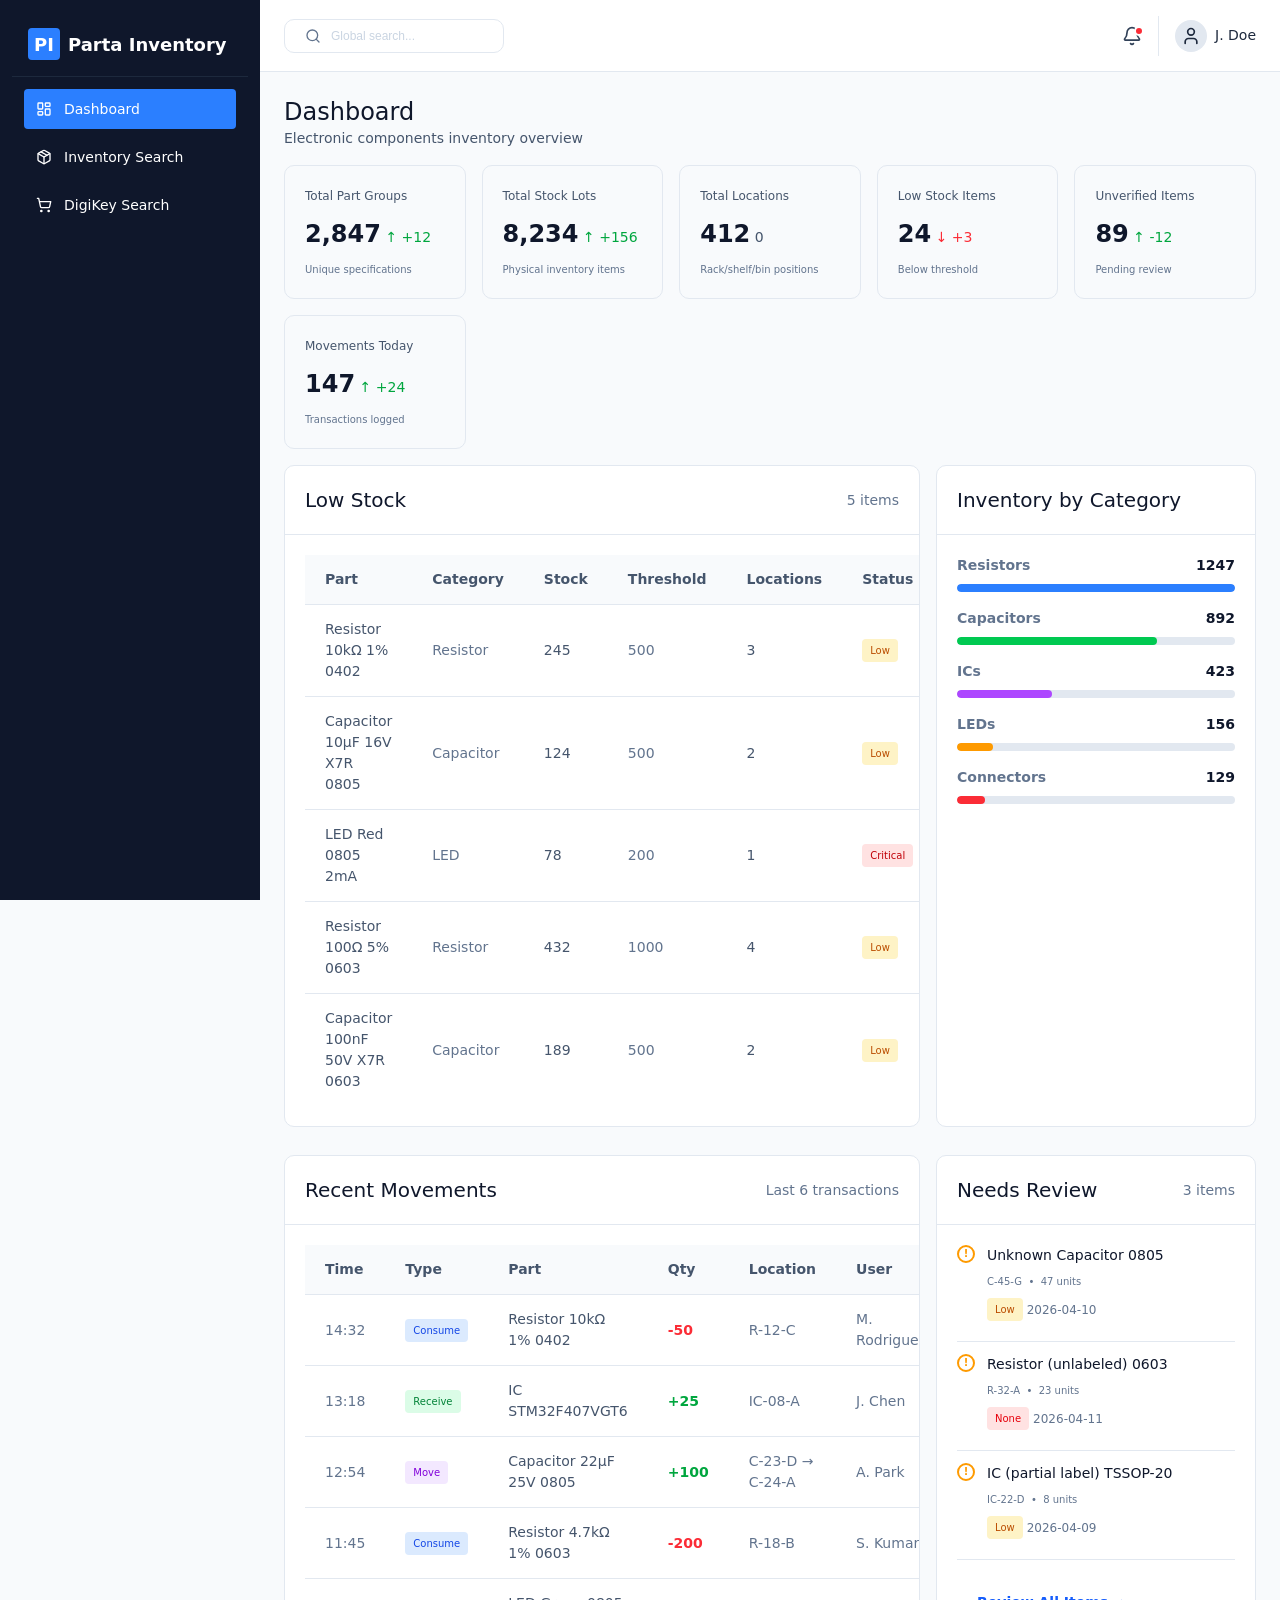
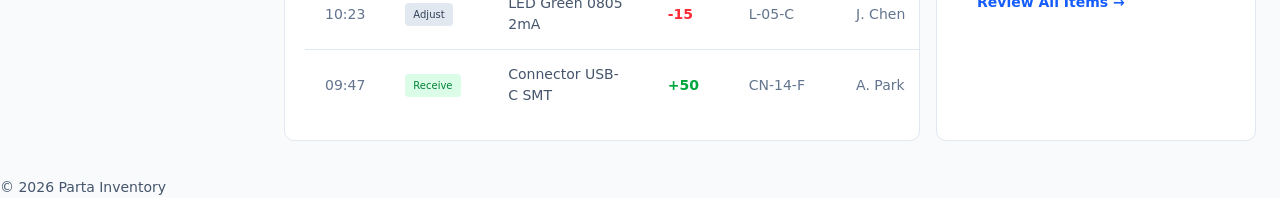
<file: index.html>
<!DOCTYPE html>
<html lang="en"> 
<head>
    <meta charset="UTF-8">
    <meta name="viewport" content="width=device-width, initial-scale=1.0">
    <link rel="icon" href="favicon.ico" type="image/x-icon">
    <link rel="stylesheet" href="css/styles.css">
    <title>Dashboard | Parta Inventory</title>
</head>
<body>

    <svg class="hidden" xmlns="http://www.w3.org/2000/svg" aria-hidden="true">

        <!-- dashboard -->
        <symbol id="icon-dashboard" viewBox="0 0 24 24">
            <rect x="3" y="3" width="7" height="9" rx="1"></rect>
            <rect x="14" y="3" width="7" height="5" rx="1"></rect>
            <rect x="14" y="12" width="7" height="9" rx="1"></rect>
            <rect x="3" y="16" width="7" height="5" rx="1"></rect>
        </symbol>

        <!-- inventory / box -->
        <symbol id="icon-inventory" viewBox="0 0 24 24">
            <path d="M11 21.73a2 2 0 0 0 2 0l7-4A2 2 0 0 0 21 16V8a2 2 0 0 0-1-1.73l-7-4a2 2 0 0 0-2 0l-7 4A2 2 0 0 0 3 8v8a2 2 0 0 0 1 1.73z"></path>
            <path d="M12 22V12"></path>
            <polyline points="3.29 7 12 12 20.71 7"></polyline>
            <path d="m7.5 4.27 9 5.15"></path>
        </symbol>

        <!-- locations / map pin -->
        <symbol id="icon-locations" viewBox="0 0 24 24">
            <path d="M20 10c0 6-8 12-8 12s-8-6-8-12a8 8 0 0 1 16 0"></path>
            <circle cx="12" cy="10" r="3"></circle>
        </symbol>

        <!-- transactions / arrows left-right -->
        <symbol id="icon-transactions" viewBox="0 0 24 24">
            <path d="M17 3h4v4"></path>
            <path d="M3 21l18-18"></path>
            <path d="M7 21H3v-4"></path>
            <path d="M21 3 3 21"></path>
        </symbol>

        <!-- review / square-check -->
        <symbol id="icon-review" viewBox="0 0 24 24">
            <rect x="3" y="3" width="18" height="18" rx="2"></rect>
            <path d="m9 12 2 2 4-4"></path>
        </symbol>

        <!-- reports / file-text -->
        <symbol id="icon-reports" viewBox="0 0 24 24">
            <path d="M15 2H6a2 2 0 0 0-2 2v16a2 2 0 0 0 2 2h12a2 2 0 0 0 2-2V7z"></path>
            <path d="M14 2v4a2 2 0 0 0 2 2h4"></path>
            <path d="M8 13h8"></path>
            <path d="M8 17h8"></path>
            <path d="M10 9h1"></path>
        </symbol>

        <!-- admin / settings -->
        <symbol id="icon-admin" viewBox="0 0 24 24">
            <path d="M12 3v3"></path>
            <path d="M12 18v3"></path>
            <path d="M3 12h3"></path>
            <path d="M18 12h3"></path>
            <path d="m18.36 5.64-2.12 2.12"></path>
            <path d="m7.76 16.24-2.12 2.12"></path>
            <path d="m5.64 5.64 2.12 2.12"></path>
            <path d="m16.24 16.24 2.12 2.12"></path>
            <circle cx="12" cy="12" r="3"></circle>
        </symbol>

        <!-- search -->
        <symbol id="icon-search" viewBox="0 0 24 24">
            <circle cx="11" cy="11" r="8"></circle>
            <path d="m21 21-4.3-4.3"></path>
        </symbol>

        <!-- filter -->
        <symbol id="icon-filter" viewBox="0 0 24 24">
            <polygon points="22 3 2 3 10 12.46 10 19 14 21 14 12.46 22 3"></polygon>
        </symbol>

        <!-- menu / burger -->
        <symbol id="icon-menu" viewBox="0 0 24 24">
            <path d="M4 6h16"></path>
            <path d="M4 12h16"></path>
            <path d="M4 18h16"></path>
        </symbol>

        <!-- close / x -->
        <symbol id="icon-close" viewBox="0 0 24 24">
            <path d="M18 6 6 18"></path>
            <path d="m6 6 12 12"></path>
        </symbol>

        <!-- notifications / bell -->
        <symbol id="icon-bell" viewBox="0 0 24 24">
            <path d="M10.268 21a2 2 0 0 0 3.464 0"></path>
            <path d="M3.262 15.326A1 1 0 0 0 4 17h16a1 1 0 0 0 .74-1.673C19.41 13.956 18 12.499 18 8A6 6 0 0 0 6 8c0 4.499-1.411 5.956-2.738 7.326"></path>
        </symbol>

        <!-- user / profile -->
        <symbol id="icon-user" viewBox="0 0 24 24">
            <path d="M19 21v-2a4 4 0 0 0-4-4H9a4 4 0 0 0-4 4v2"></path>
            <circle cx="12" cy="7" r="4"></circle>
        </symbol>

        <!-- shopping cart / DigiKey -->
        <symbol id="icon-cart" viewBox="0 0 24 24">
            <circle cx="8" cy="21" r="1"></circle>
            <circle cx="19" cy="21" r="1"></circle>
            <path d="M2.05 2.05h2l2.66 12.42a2 2 0 0 0 2 1.58h9.78a2 2 0 0 0 1.95-1.57l1.65-7.43H5.12"></path>
        </symbol>

        <!-- file -->
        <symbol id="icon-file" viewBox="0 0 24 24">
            <path d="M15 2H6a2 2 0 0 0-2 2v16a2 2 0 0 0 2 2h12a2 2 0 0 0 2-2V7z"></path>
            <path d="M14 2v4a2 2 0 0 0 2 2h4"></path>
        </symbol>

        <!-- info -->
        <symbol id="icon-info" viewBox="0 0 24 24">
            <circle cx="12" cy="12" r="10"></circle>
            <path d="M12 16v-4"></path>
            <path d="M12 8h.01"></path>
        </symbol>

        <!-- external link -->
        <symbol id="icon-external-link" viewBox="0 0 24 24">
            <path d="M15 3h6v6"></path>
            <path d="M10 14 21 3"></path>
            <path d="M18 13v6a2 2 0 0 1-2 2H5a2 2 0 0 1-2-2V8a2 2 0 0 1 2-2h6"></path>
        </symbol>

        <!-- star -->
        <symbol id="icon-star" viewBox="0 0 24 24">
            <path d="M11.525 2.295a.53.53 0 0 1 .95 0l2.31 4.679a2.123 2.123 0 0 0 1.595 1.16l5.166.756a.53.53 0 0 1 .294.904l-3.736 3.638a2.123 2.123 0 0 0-.611 1.878l.882 5.14a.53.53 0 0 1-.771.56l-4.618-2.428a2.122 2.122 0 0 0-1.973 0L6.396 21.01a.53.53 0 0 1-.77-.56l.881-5.139a2.122 2.122 0 0 0-.611-1.879L2.16 9.795a.53.53 0 0 1 .294-.906l5.165-.755a2.122 2.122 0 0 0 1.597-1.16z"></path>
        </symbol>

    </svg>


    <div class="container">

        <aside id="sidebar">

            <div class="sidebar-header row-space-between">
                
                <a href="index.html" class="sidebar-logo row-vertical-center" aria-label="Parta Inventory home">
                    <div id="logo" class="blue-bg flex-center">PI</div><span class="logo-text">Parta Inventory</span>
                </a>

                <button
                    id="menu-close"
                    class="menu-close flex-center"
                    type="button"
                    aria-label="Close menu"
                    aria-controls="sidebar"
                    aria-expanded="true"
                >
                    <svg class="icon-xl" aria-hidden="true">
                        <use href="#icon-close"></use>
                    </svg>
                </button>
            </div>
            
            <nav class="flex-col">
                <a href="index.html" class="nav-active-item">
                    <svg aria-hidden="true">
                        <use href="#icon-dashboard"></use>
                    </svg> Dashboard
                </a>
                <a href="inventory.html">
                    <svg class="icon icon-base" aria-hidden="true">
                        <use href="#icon-inventory"></use>
                    </svg>Inventory Search
                </a>    
                <a href="digikey-search.html">
                    <svg class="icon icon-base" aria-hidden="true">
                        <use href="#icon-cart"></use>
                    </svg>DigiKey Search
                </a>    
            </nav>

        </aside>

        <div class="sidebar-overlay" id="sidebar-overlay"></div>
        
        <header class="row-space-between white-bg">
            
            <div id="header-left">
                <button id="menu-toggle" class="menu-toggle" aria-label="Open menu">
                    <svg class="icon-xl" aria-hidden="true">
                        <use href="#icon-menu"></use>
                    </svg>
                </button>
                

                <form id="global-search-form" role="search" aria-label="Inventory search">
                    <label for="search-input" class="hidden">Global search</label>

                    <div class="search-container rounded row-vertical-center">
                        <svg aria-hidden="true">
                            <use href="#icon-search"></use>
                        </svg>
                        <input
                            type="search"
                            id="search-input"
                            name="q"
                            placeholder="Global search..."
                            autocomplete="off"
                        >
                    </div>
                </form>

            </div>
            
            <div class="header-right row-vertical-center gap-4">
                
                <button id="notifications" class="icon-button" type="button" aria-label="View notifications">
                    <svg class="icon-lg" aria-hidden="true">
                            <use href="#icon-bell"></use>
                    </svg>
                    <span class="notification-dot" aria-hidden="true"></span>
                </button>

                <div class="vertical-divider" aria-hidden="true"></div>
                
                <a href="#" id="user" class="flex-center gap-2">
                    <span class="avatar flex-center">
                        <svg class="icon-lg" aria-hidden="true">
                            <use href="#icon-user"></use>
                    </svg>
                    </span>
                    <span>J. Doe</span>
                </a>
            </div>
        
        </header>


        <main class="flex-col gap-4">
            



            
            <!--   ================ PAGE CONTENT =========================== -->
            
            
            
            
            <div>
                <h1>Dashboard</h1>
                <p>Electronic components inventory overview</p>
            </div>

            <section class="grid gap-4" aria-label="Inventory summary">
                
                <article class="flex-col gap-3 rounded panel-body">
                    <p class="text-sm">Total Part Groups</p>
                    <div class="baseline gap-3">
                        <span class="text-2xl text-900 font-semibold">2,847</span>
                        <span class="color-green">↑ +12</span>
                    </div>
                    <p class="text-xs text-500">Unique specifications</p>
                </article>

                <article class="flex-col gap-3 rounded panel-body">
                    <p class="text-sm">Total Stock Lots</p>
                    <div class="baseline gap-3">
                        <span class="text-2xl text-900 font-semibold">8,234</span>
                        <span class="color-green">↑ +156</span>
                    </div>
                    <p class="text-xs text-500">Physical inventory items</p>
                </article>

                <article class="flex-col gap-3 rounded panel-body">
                    <p class="text-sm">Total Locations</p>
                    <div class="baseline gap-3">
                        <span class="text-2xl text-900 font-semibold">412</span>
                        <span class=""> 0 </span>
                    </div>
                    <p class="text-xs text-500">Rack/shelf/bin positions</p>
                </article>

                <article class="flex-col gap-3 rounded panel-body">
                    <p class="text-sm">Low Stock Items</p>
                    <div class="baseline gap-3">
                        <span class="text-2xl text-900 font-semibold">24</span>
                        <span class="color-red">↓ +3</span>
                    </div>
                    <p class="text-xs text-500">Below threshold</p>
                </article>

                <article class="flex-col gap-3 rounded panel-body">
                    <p class="text-sm">Unverified Items</p>
                    <div class="baseline gap-3">
                        <span class="text-2xl text-900 font-semibold">89</span>
                        <span class="color-green">↑ -12</span>
                    </div>
                    <p class="text-xs text-500">Pending review</p>
                </article>

                <article class="flex-col gap-3 rounded panel-body">
                    <p class="text-sm">Movements Today</p>
                    <div class="baseline gap-3">
                        <span class="text-2xl text-900 font-semibold">147</span>
                        <span class="color-green">↑ +24</span>
                    </div>
                    <p class="text-xs text-500">Transactions logged</p>
                </article>
            </section>


            <div class="layout-with-sidebar">

                <section class="panel">
                    <div class="panel-header">
                        <h2>Low Stock</h2>
                        <span class="text-500">5 items</span>
                    </div>

                    <div class="panel-body no-padding">
                        <table class="data-table">
                            <thead>
                                <tr>
                                    <th>Part</th>
                                    <th>Category</th>
                                    <th>Stock</th>
                                    <th>Threshold</th>
                                    <th>Locations</th>
                                    <th>Status</th>
                                </tr>
                            </thead>
                            <tbody>
                                <tr>
                                    <td>Resistor 10kΩ 1% 0402</td>
                                    <td class="text-500">Resistor</td>
                                    <td>245</td>
                                    <td class="text-500">500</td>
                                    <td>3</td>
                                    <td><span class="badge-low">Low</span></td>
                                </tr>
                                <tr>
                                    <td>Capacitor 10μF 16V X7R 0805</td>
                                    <td class="text-500">Capacitor</td>
                                    <td>124</td>
                                    <td class="text-500">500</td>
                                    <td>2</td>
                                    <td><span class="badge-low">Low</span></td>
                                </tr>
                                <tr>
                                    <td>LED Red 0805 2mA</td>
                                    <td class="text-500">LED</td>
                                    <td>78</td>
                                    <td class="text-500">200</td>
                                    <td>1</td>
                                    <td><span class="badge-critical">Critical</span></td>
                                </tr>
                                <tr>
                                    <td>Resistor 100Ω 5% 0603</td>
                                    <td class="text-500">Resistor</td>
                                    <td>432</td>
                                    <td class="text-500">1000</td>
                                    <td>4</td>
                                    <td><span class="badge-low">Low</span></td>
                                </tr>
                                <tr>
                                    <td>Capacitor 100nF 50V X7R 0603</td>
                                    <td class="text-500">Capacitor</td>
                                    <td>189</td>
                                    <td class="text-500">500</td>
                                    <td>2</td>
                                    <td><span class="badge-low">Low</span></td>
                                </tr>
                            </tbody>
                        </table>
                    </div>
                </section>

                <section class="panel">
                    <div class="panel-header">
                        <h2>Inventory by Category</h2>
                    </div>

                    <div class="panel-body flex-col gap-4">
                        <div class="flex-col gap-2 ">
                            <div class="row-space-between">
                                <span class="text-500 font-semibold">Resistors</span>
                                <span class="text-900 font-semibold">1247</span>
                            </div>
                            <div
                                class="progress-track"
                                role="progressbar"
                                aria-label="Resistors"
                                aria-valuemin="0"
                                aria-valuemax="1247"
                                aria-valuenow="1247"
                            >
                                <div class="progress-fill progress-blue" style="width: 100%;"></div>
                            </div>
                        </div>

                        <div class="flex-col gap-2">
                            <div class="row-space-between">
                                <span class="text-500 font-semibold">Capacitors</span>
                                <span class="text-900 font-semibold">892</span>
                            </div>
                            <div 
                                class="progress-track"
                                role="progressbar"
                                aria-label="Capacitors"
                                aria-valuemin="0"
                                aria-valuemax="892"
                                aria-valuenow="892"
                            >
                                <div class="progress-fill progress-green" style="width: 72%;"></div>
                            </div>
                        </div>

                        <div class="flex-col gap-2">
                            <div class="row-space-between">
                                <span class="text-500 font-semibold">ICs</span>
                                <span class="text-900 font-semibold">423</span>
                            </div>
                            <div
                                class="progress-track"
                                role="progressbar"
                                aria-label="ICs"
                                aria-valuemin="0"
                                aria-valuemax="423"
                                aria-valuenow="423"
                            >
                                <div class="progress-fill progress-purple" style="width: 34%;"></div>
                            </div>
                        </div>

                        <div class="flex-col gap-2">
                            <div class="row-space-between">
                                <span class="text-500 font-semibold">LEDs</span>
                                <span class="text-900 font-semibold">156</span>
                            </div>
                            <div
                                class="progress-track"
                                role="progressbar"
                                aria-label="LEDs"
                                aria-valuemin="0"
                                aria-valuemax="156"
                                aria-valuenow="156"
                            >
                                <div class="progress-fill progress-amber" style="width: 13%;"></div>
                            </div>
                        </div>

                        <div class="flex-col gap-2">
                            <div class="row-space-between">
                                <span class="text-500 font-semibold">Connectors</span>
                                <span class="text-900 font-semibold">129</span>
                            </div>
                            <div
                                class="progress-track"
                                role="progressbar"
                                aria-label="Connectors"
                                aria-valuemin="0"
                                aria-valuemax="129"
                                aria-valuenow="129"
                            >
                                <div class="progress-fill progress-red" style="width: 10%;"></div>
                            </div>
                        </div>
                    </div>
                </section>

                <section class="panel">
                    <div class="panel-header">
                        <h2>Recent Movements</h2>
                        <span class="text-500">Last 6 transactions</span>
                    </div>

                    <div class="panel-body no-padding">
                        <table class="data-table">
                            <thead>
                                <tr>
                                    <th>Time</th>
                                    <th>Type</th>
                                    <th>Part</th>
                                    <th>Qty</th>
                                    <th>Location</th>
                                    <th>User</th>
                                    <th>Project</th>
                                </tr>
                            </thead>
                            <tbody>
                                <tr>
                                    <td class="text-500">14:32</td>
                                    <td><span class="badge-blue">Consume</span></td>
                                    <td>Resistor 10kΩ 1% 0402</td>
                                    <td class="color-red font-semibold">-50</td>
                                    <td class="text-500">R-12-C</td>
                                    <td class="text-500">M. Rodriguez</td>
                                    <td><a href="#" class="accent-link">PRJ-2847</a></td>
                                </tr>
                                <tr>
                                    <td class="text-500">13:18</td>
                                    <td><span class="badge-green">Receive</span></td>
                                    <td>IC STM32F407VGT6</td>
                                    <td class="color-green font-semibold">+25</td>
                                    <td class="text-500">IC-08-A</td>
                                    <td class="text-500">J. Chen</td>
                                    <td class="text-400">—</td>
                                </tr>
                                <tr>
                                    <td class="text-500">12:54</td>
                                    <td><span class="badge-purple">Move</span></td>
                                    <td>Capacitor 22μF 25V 0805</td>
                                    <td class="color-green font-semibold">+100</td>
                                    <td class="text-500">C-23-D → C-24-A</td>
                                    <td class="text-500">A. Park</td>
                                    <td class="text-400">—</td>
                                </tr>
                                <tr>
                                    <td class="text-500">11:45</td>
                                    <td><span class="badge-blue">Consume</span></td>
                                    <td>Resistor 4.7kΩ 1% 0603</td>
                                    <td class="color-red font-semibold">-200</td>
                                    <td class="text-500">R-18-B</td>
                                    <td class="text-500">S. Kumar</td>
                                    <td><a href="#" class="accent-link">PRJ-2851</a></td>
                                </tr>
                                <tr>
                                    <td class="text-500">10:23</td>
                                    <td><span class="badge-gray">Adjust</span></td>
                                    <td>LED Green 0805 2mA</td>
                                    <td class="color-red font-semibold">-15</td>
                                    <td class="text-500">L-05-C</td>
                                    <td class="text-500">J. Chen</td>
                                    <td class="text-400">—</td>
                                </tr>
                                <tr>
                                    <td class="text-500">09:47</td>
                                    <td><span class="badge-green">Receive</span></td>
                                    <td>Connector USB-C SMT</td>
                                    <td class="color-green font-semibold">+50</td>
                                    <td class="text-500">CN-14-F</td>
                                    <td class="text-500">A. Park</td>
                                    <td class="text-400">—</td>
                                </tr>
                            </tbody>
                        </table>
                    </div>
                </section>

                <section class="panel">
                    <div class="panel-header">
                        <h2>Needs Review</h2>
                        <span class="text-500">3 items</span>
                    </div>

                    <div class="panel-body">
                        <div class="flex-col gap-3">
                            
                            <article class="panel-body-section ">
                                <div class="flex-row gap-3">
                                    <div class="alert" aria-hidden="true"></div>
                                    <div class="flex-col gap-2">
                                        <p class="text-900">Unknown Capacitor 0805</p>
                                        <p class="text-500 text-xs">C-45-G &nbsp;•&nbsp; 47 units</p>
                                        <div class="row-vertical-center gap-1">
                                            <span class="badge-low">Low</span>
                                            <span class="text-500 text-sm">2026-04-10</span>
                                        </div>
                                    </div>
                                </div>
                            </article>

                            <article class="panel-body-section ">
                                <div class="flex-row gap-3">
                                    <div class="alert" aria-hidden="true"></div>
                                    <div class="flex-col gap-2">
                                        <p class="text-900">Resistor (unlabeled) 0603</p>
                                        <p class="text-500 text-xs">R-32-A &nbsp;•&nbsp; 23 units</p>
                                        <div class="row-vertical-center gap-1">
                                            <span class="badge-none">None</span>
                                            <span class="text-500 text-sm">2026-04-11</span>
                                        </div>
                                    </div>
                                </div>
                            </article>
                            
                            <article class="panel-body-section ">
                                <div class="flex-row gap-3">
                                    <div class="alert" aria-hidden="true"></div>
                                    <div class="flex-col gap-2">
                                        <p class="text-900">IC (partial label) TSSOP-20</p>
                                        <p class="text-500 text-xs">IC-22-D &nbsp;•&nbsp; 8 units</p>
                                        <div class="row-vertical-center gap-1">
                                            <span class="badge-low">Low</span>
                                            <span class="text-500 text-sm">2026-04-09</span>
                                        </div>
                                    </div>
                                </div>
                            </article>

                            <a href="#" class="review-link">Review All Items →</a>
                        </div>
                    </div>
                </section>

            </div>



<!--   ================ END PAGE CONTENT =========================== -->



        </main>
        <footer>
            <p>&copy; 2026 Parta Inventory</p>
        </footer>

    </div>


    
<script src="js/script.js"></script>

</body>
</html>
</file>
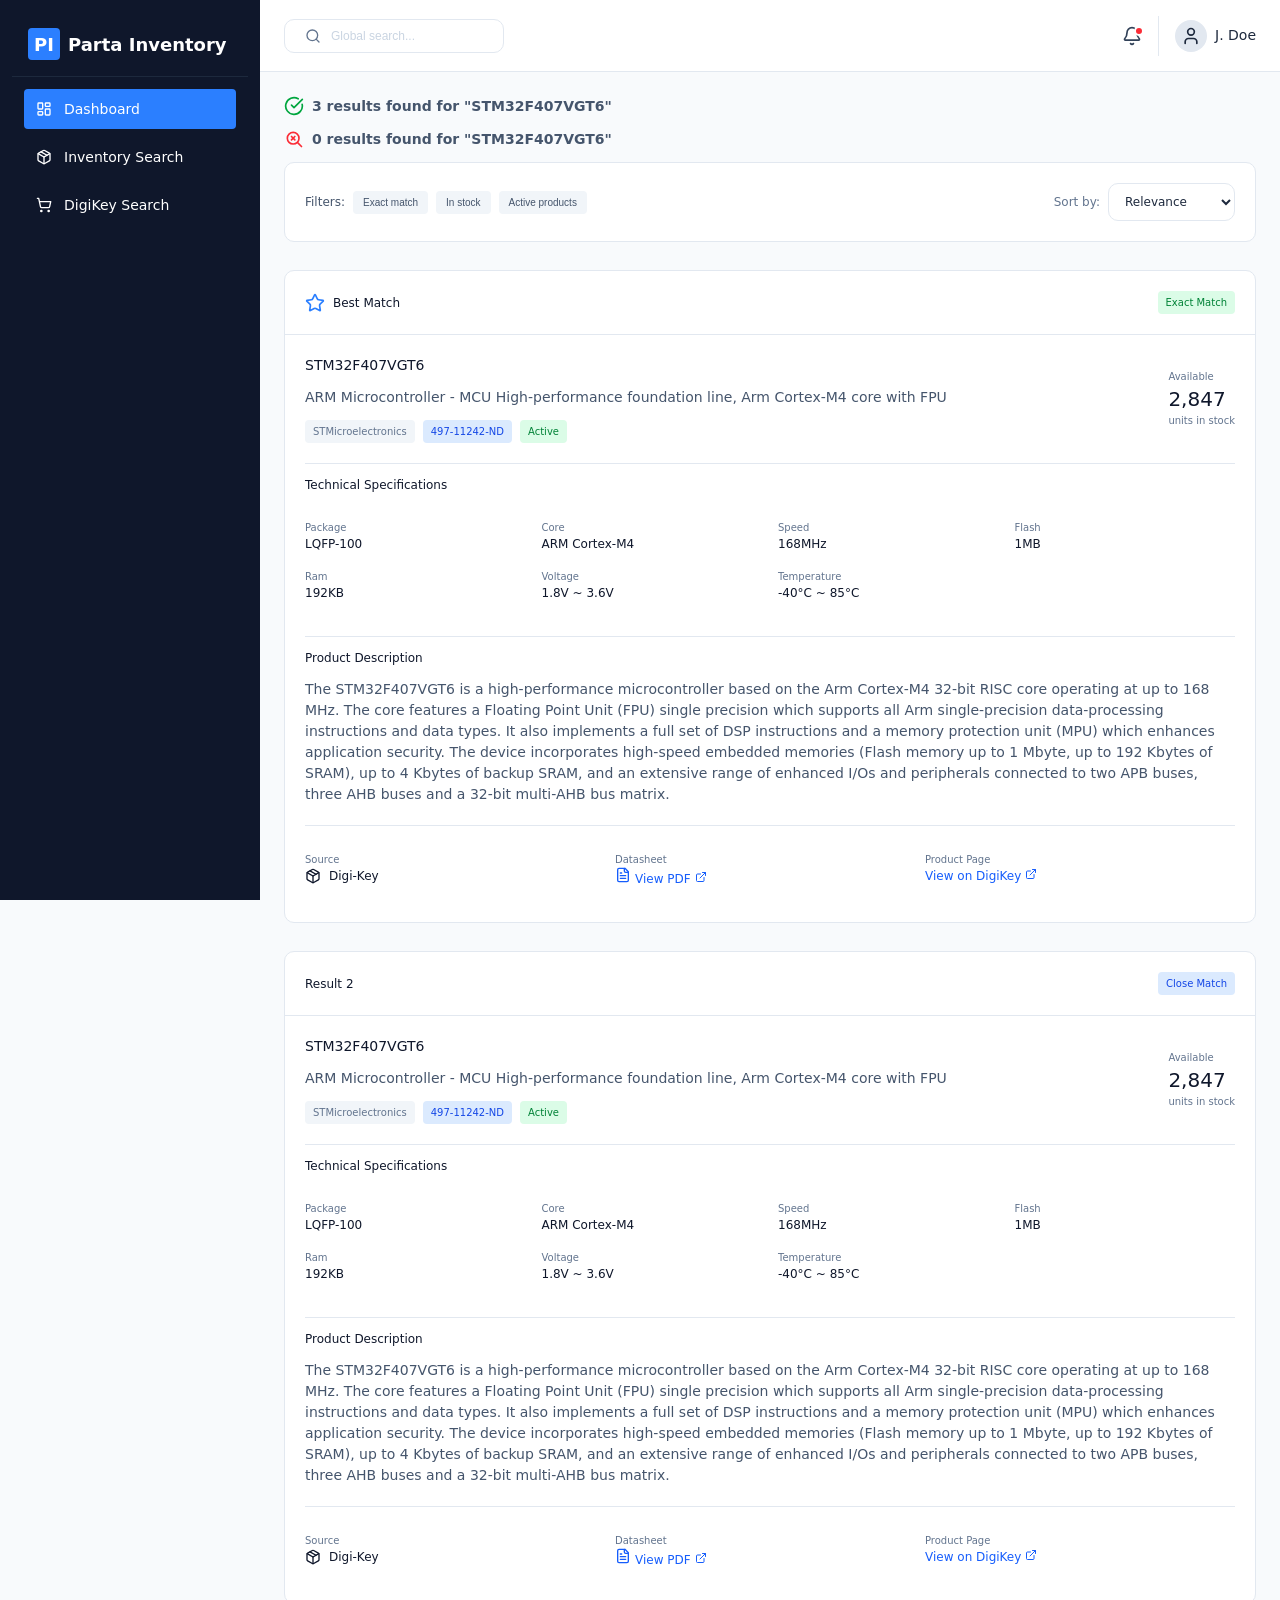
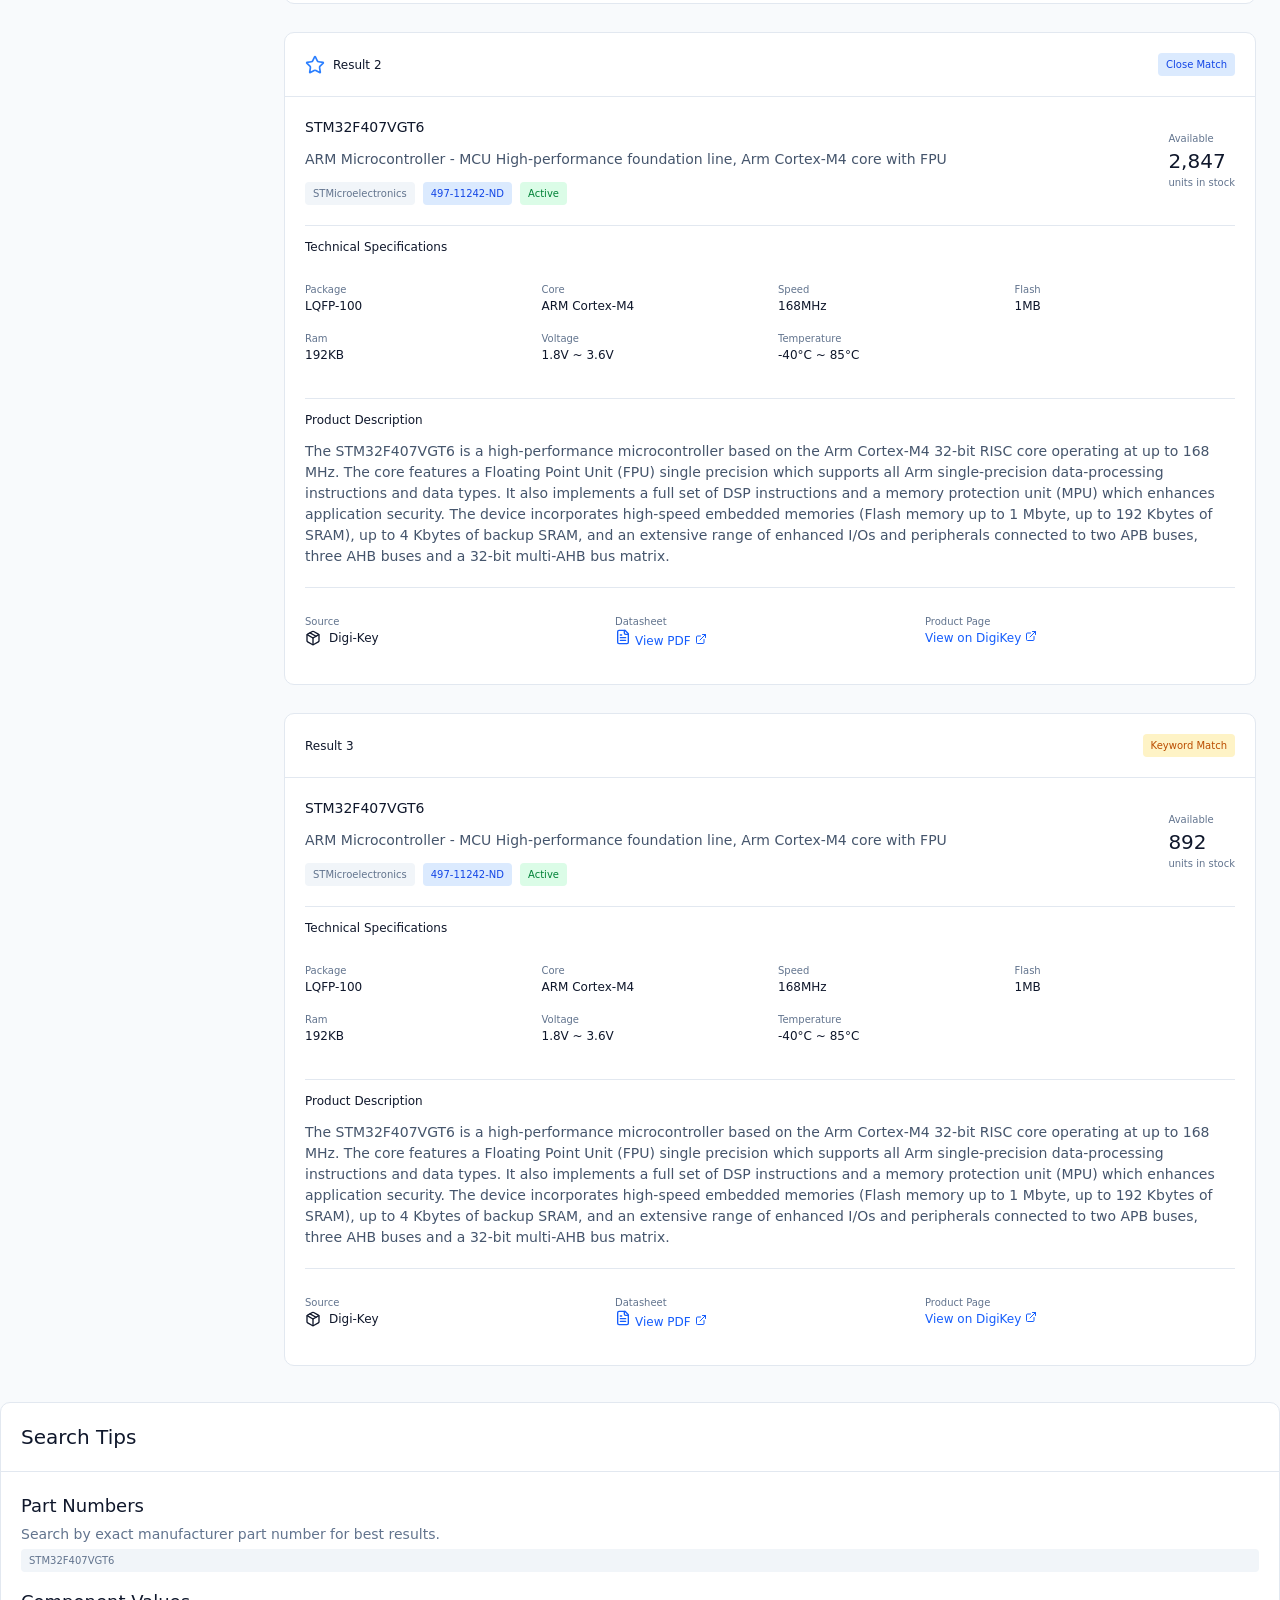
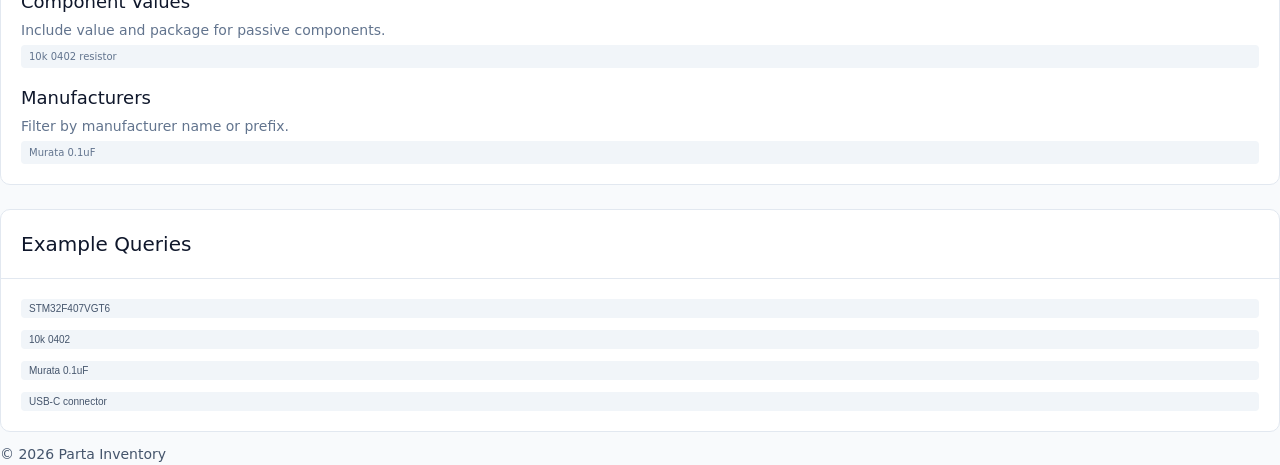
<file: digikey-search-template.html>
<!DOCTYPE html>
<html lang="en"> 
<head>
    <meta charset="UTF-8">
    <meta name="viewport" content="width=device-width, initial-scale=1.0">
    <link rel="stylesheet" href="css/styles.css">
    <title>Dashboard | Parta Inventory</title>
</head>
<body>

    <svg class="hidden" xmlns="http://www.w3.org/2000/svg" aria-hidden="true">

        <!-- dashboard -->
        <symbol id="icon-dashboard" viewBox="0 0 24 24">
            <rect x="3" y="3" width="7" height="9" rx="1"></rect>
            <rect x="14" y="3" width="7" height="5" rx="1"></rect>
            <rect x="14" y="12" width="7" height="9" rx="1"></rect>
            <rect x="3" y="16" width="7" height="5" rx="1"></rect>
        </symbol>

        <!-- inventory / box -->
        <symbol id="icon-inventory" viewBox="0 0 24 24">
            <path d="M11 21.73a2 2 0 0 0 2 0l7-4A2 2 0 0 0 21 16V8a2 2 0 0 0-1-1.73l-7-4a2 2 0 0 0-2 0l-7 4A2 2 0 0 0 3 8v8a2 2 0 0 0 1 1.73z"></path>
            <path d="M12 22V12"></path>
            <polyline points="3.29 7 12 12 20.71 7"></polyline>
            <path d="m7.5 4.27 9 5.15"></path>
        </symbol>

        <!-- locations / map pin -->
        <symbol id="icon-locations" viewBox="0 0 24 24">
            <path d="M20 10c0 6-8 12-8 12s-8-6-8-12a8 8 0 0 1 16 0"></path>
            <circle cx="12" cy="10" r="3"></circle>
        </symbol>

        <!-- transactions / arrows left-right -->
        <symbol id="icon-transactions" viewBox="0 0 24 24">
            <path d="M17 3h4v4"></path>
            <path d="M3 21l18-18"></path>
            <path d="M7 21H3v-4"></path>
            <path d="M21 3 3 21"></path>
        </symbol>

        <!-- review / square-check -->
        <symbol id="icon-review" viewBox="0 0 24 24">
            <rect x="3" y="3" width="18" height="18" rx="2"></rect>
            <path d="m9 12 2 2 4-4"></path>
        </symbol>

        <!-- reports / file-text -->
        <symbol id="icon-reports" viewBox="0 0 24 24">
            <path d="M15 2H6a2 2 0 0 0-2 2v16a2 2 0 0 0 2 2h12a2 2 0 0 0 2-2V7z"></path>
            <path d="M14 2v4a2 2 0 0 0 2 2h4"></path>
            <path d="M8 13h8"></path>
            <path d="M8 17h8"></path>
            <path d="M10 9h1"></path>
        </symbol>

        <!-- admin / settings -->
        <symbol id="icon-admin" viewBox="0 0 24 24">
            <path d="M12 3v3"></path>
            <path d="M12 18v3"></path>
            <path d="M3 12h3"></path>
            <path d="M18 12h3"></path>
            <path d="m18.36 5.64-2.12 2.12"></path>
            <path d="m7.76 16.24-2.12 2.12"></path>
            <path d="m5.64 5.64 2.12 2.12"></path>
            <path d="m16.24 16.24 2.12 2.12"></path>
            <circle cx="12" cy="12" r="3"></circle>
        </symbol>

        <!-- search -->
        <symbol id="icon-search" viewBox="0 0 24 24">
            <circle cx="11" cy="11" r="8"></circle>
            <path d="m21 21-4.3-4.3"></path>
        </symbol>

        <!-- filter -->
        <symbol id="icon-filter" viewBox="0 0 24 24">
            <polygon points="22 3 2 3 10 12.46 10 19 14 21 14 12.46 22 3"></polygon>
        </symbol>

        <!-- menu / burger -->
        <symbol id="icon-menu" viewBox="0 0 24 24">
            <path d="M4 6h16"></path>
            <path d="M4 12h16"></path>
            <path d="M4 18h16"></path>
        </symbol>

        <!-- close / x -->
        <symbol id="icon-close" viewBox="0 0 24 24">
            <path d="M18 6 6 18"></path>
            <path d="m6 6 12 12"></path>
        </symbol>

        <!-- notifications / bell -->
        <symbol id="icon-bell" viewBox="0 0 24 24">
            <path d="M10.268 21a2 2 0 0 0 3.464 0"></path>
            <path d="M3.262 15.326A1 1 0 0 0 4 17h16a1 1 0 0 0 .74-1.673C19.41 13.956 18 12.499 18 8A6 6 0 0 0 6 8c0 4.499-1.411 5.956-2.738 7.326"></path>
        </symbol>

        <!-- user / profile -->
        <symbol id="icon-user" viewBox="0 0 24 24">
            <path d="M19 21v-2a4 4 0 0 0-4-4H9a4 4 0 0 0-4 4v2"></path>
            <circle cx="12" cy="7" r="4"></circle>
        </symbol>

        <!-- shopping cart / DigiKey -->
        <symbol id="icon-cart" viewBox="0 0 24 24">
            <circle cx="8" cy="21" r="1"></circle>
            <circle cx="19" cy="21" r="1"></circle>
            <path d="M2.05 2.05h2l2.66 12.42a2 2 0 0 0 2 1.58h9.78a2 2 0 0 0 1.95-1.57l1.65-7.43H5.12"></path>
        </symbol>

        <!-- file -->
        <symbol id="icon-file" viewBox="0 0 24 24">
            <path d="M15 2H6a2 2 0 0 0-2 2v16a2 2 0 0 0 2 2h12a2 2 0 0 0 2-2V7z"></path>
            <path d="M14 2v4a2 2 0 0 0 2 2h4"></path>
        </symbol>

        <!-- info -->
        <symbol id="icon-info" viewBox="0 0 24 24">
            <circle cx="12" cy="12" r="10"></circle>
            <path d="M12 16v-4"></path>
            <path d="M12 8h.01"></path>
        </symbol>

        <!-- arrow right -->
        <symbol id="icon-arrow-right" viewBox="0 0 24 24">
            <path d="M5 12h14"></path>
            <path d="m12 5 7 7-7 7"></path>
        </symbol>

        <!-- chevron right -->
        <symbol id="icon-chevron-right" viewBox="0 0 24 24">
            <path d="m9 18 6-6-6-6"></path>
        </symbol>

        <!-- external link -->
        <symbol id="icon-external-link" viewBox="0 0 24 24">
            <path d="M15 3h6v6"></path>
            <path d="M10 14 21 3"></path>
            <path d="M18 13v6a2 2 0 0 1-2 2H5a2 2 0 0 1-2-2V8a2 2 0 0 1 2-2h6"></path>
        </symbol>

    </svg>


    <div class="container">

        <aside id="sidebar">

            <div class="sidebar-header row-space-between">
                
                <a href="index.html" class="sidebar-logo row-vertical-center" aria-label="Parta Inventory home">
                    <div id="logo" class="blue-bg flex-center">PI</div><span class="logo-text">Parta Inventory</span>
                </a>

                <button
                    id="menu-close"
                    class="menu-close flex-center"
                    type="button"
                    aria-label="Close menu"
                    aria-controls="sidebar"
                    aria-expanded="true"
                >
                    <svg class="icon-xl" aria-hidden="true">
                        <use href="#icon-close"></use>
                    </svg>
                </button>
            </div>
            
            <nav class="flex-col">
                <a href="index.html" class="nav-active-item">
                    <svg aria-hidden="true">
                        <use href="#icon-dashboard"></use>
                    </svg> Dashboard
                </a>
                <a href="inventory.html">
                    <svg class="icon icon-base" aria-hidden="true">
                        <use href="#icon-inventory"></use>
                    </svg>Inventory Search
                </a>    
                <a href="digikey-search.html">
                    <svg class="icon icon-base" aria-hidden="true">
                        <use href="#icon-cart"></use>
                    </svg>DigiKey Search
                </a>    
            </nav>

        </aside>

        <div class="sidebar-overlay" id="sidebar-overlay"></div>
        
        <header class="row-space-between white-bg">
            
            <div id="header-left">
                <button id="menu-toggle" class="menu-toggle" aria-label="Open menu">
                    <svg class="icon-xl" aria-hidden="true">
                        <use href="#icon-menu"></use>
                    </svg>
                </button>
                

                <form id="global-search-form" role="search" aria-label="Inventory search">
                    <label for="search-input" class="hidden">Global search</label>

                    <div class="search-container rounded row-vertical-center">
                        <svg aria-hidden="true">
                            <use href="#icon-search"></use>
                        </svg>
                        <input
                            type="search"
                            id="search-input"
                            name="q"
                            placeholder="Global search..."
                            autocomplete="off"
                        >
                    </div>
                </form>

            </div>
            
            <div class="header-right row-vertical-center gap-4">
                
                <button id="notifications" class="icon-button" type="button" aria-label="View notifications">
                    <svg class="icon-lg" aria-hidden="true">
                            <use href="#icon-bell"></use>
                    </svg>
                    <span class="notification-dot" aria-hidden="true"></span>
                </button>

                <div class="vertical-divider" aria-hidden="true"></div>
                
                <a href="#" id="user" class="flex-center gap-2">
                    <span class="avatar flex-center">
                        <svg class="icon-lg" aria-hidden="true">
                            <use href="#icon-user"></use>
                    </svg>
                    </span>
                    <span>J. Doe</span>
                </a>
            </div>
        
        </header>


        <main class="flex-col gap-4">





        <!------------- SERCH RESULTS HEADER --------------------->
        
        <div id="search-result-header" class="flex-col gap-3">

            <div id="search-results-cnt-block" class="flex-row gap-2">
                    <svg
                        class="icon-lg color-green"
                        xmlns="http://www.w3.org/2000/svg"
                        viewBox="0 0 24 24"
                        aria-hidden="true"
                    >
                        <path d="M21.801 10A10 10 0 1 1 17 3.335"></path>
                        <path d="m9 11 3 3L22 4"></path>
                    </svg> 
                    <p class="font-semibold">
                        <span id="results-cnt-value">3</span> results found for <span id="search-string-value">"STM32F407VGT6"</span>
                    </p>
            </div>
            
            
            <div id="search-no-result-block" class="flex-row gap-2">
                    <svg
                        class="icon-lg color-red"
                        xmlns="http://www.w3.org/2000/svg"
                        viewBox="0 0 24 24"
                        aria-hidden="true"
                    >
                        <circle cx="11" cy="11" r="7"></circle>
                        <path d="m21 21-4.35-4.35"></path>
                        <path d="m9 9 4 4"></path>
                        <path d="m13 9-4 4"></path>
                    </svg>
                    <p class="font-semibold">
                        <span id="results-cnt-value">0</span> results found for <span id="search-string-value">"STM32F407VGT6"</span>
                    </p>
            </div>
            
            <div id="search-results-filter-block" class="panel panel-body row-space-between text-sm">
                
                <div class="row-vertical-center gap-2 wrap">
                    <span>Filters: </span>
                    <button class="chip" type="button" data-filter-key="Exact match">
                        Exact match
                    </button>
                    <button class="chip" type="button" data-filter-key="In stock">
                        In stock
                    </button>
                    <button class="chip" type="button" data-filter-key="Active products">
                        Active products
                    </button>
                </div>

                <div class="row-vertical-center gap-2">
                    <label for="sort-select" class="text-500"><nobr>Sort by:</nobr></label>
                    <select id="sort-select" class="form-control">
                        <option value="relevance">Relevance</option>
                        <option value="availability">Availability</option>
                        <option value="manufacturer">Manufacturer</option>                    
                    </select>
                </div>
            </div>
        </div>
                    
        <!----------------- SERCH RESULTS  -------------------------->

        <div id="digikey-search-results" class="flex-col gap-4">
            
            <!-- BEST RESULT -->

            <section class="component-card panel">
                <div class="panel-header">
                    <div class="row-vertical-center gap-2">
                        <svg class="icon-lg color-blue"
                            xmlns="http://www.w3.org/2000/svg"
                            viewBox="0 0 24 24"
                            aria-hidden="true"
                        >
                            <path d="M11.525 2.295a.53.53 0 0 1 .95 0l2.31 4.679a2.123 2.123 0 0 0 1.595 1.16l5.166.756a.53.53 0 0 1 .294.904l-3.736 3.638a2.123 2.123 0 0 0-.611 1.878l.882 5.14a.53.53 0 0 1-.771.56l-4.618-2.428a2.122 2.122 0 0 0-1.973 0L6.396 21.01a.53.53 0 0 1-.77-.56l.881-5.139a2.122 2.122 0 0 0-.611-1.879L2.16 9.795a.53.53 0 0 1 .294-.906l5.165-.755a2.122 2.122 0 0 0 1.597-1.16z"></path>
                        </svg>
                        <span class="panel-title">Best Match</span>
                    </div>
                    <span class="badge-green">Exact Match</span>
                </div>

                <div class="panel-body flex-col gap-3">
                    <div class="panel-body-section gap-4 row-space-between">
                        <div class="flex-col gap-3">
                            <h3>STM32F407VGT6</h3>
                            <p>ARM Microcontroller - MCU High-performance foundation line, Arm Cortex-M4 core with FPU</p>
                            <div class="row-vertical-center gap-2">
                                <span class="badge">STMicroelectronics</span>
                                <span class="badge-blue">497-11242-ND</span>
                                <span class="badge-green">Active</span>
                            </div>
                        </div>

                        <div class="flex-col text-xs text-500">
                            <span>Available</span>
                            <span class="text-xl text-900 font-medium">2,847</span>
                            <span class=""><nobr>units in stock</nobr></span>
                        </div>
                    </div>

                    <div class="panel-body-section flex-col gap-3">
                        <p class="panel-title">Technical Specifications</p>
                        <dl class="grid-4 gap-4">
                            <div class="spec-item">
                                <dt>Package</dt>
                                <dd>LQFP-100</dd>
                            </div>

                            <div class="spec-item">
                                <dt>Core</dt>
                                <dd>ARM Cortex-M4</dd>
                            </div>

                            <div class="spec-item">
                                <dt>Speed</dt>
                                <dd>168MHz</dd>
                            </div>

                            <div class="spec-item">
                                <dt>Flash</dt>
                                <dd>1MB</dd>
                            </div>

                            <div class="spec-item">
                                <dt>Ram</dt>
                                <dd>192KB</dd>
                            </div>

                            <div class="spec-item">
                                <dt>Voltage</dt>
                                <dd>1.8V ~ 3.6V</dd>
                            </div>

                            <div class="spec-item">
                                <dt>Temperature</dt>
                                <dd>-40°C ~ 85°C</dd>
                            </div>
                        </dl>

                    </div>

                    <div class="panel-body-section flex-col gap-3">
                        <p class="panel-title">Product Description</p>
                        <p>The STM32F407VGT6 is a high-performance microcontroller based on the Arm Cortex-M4 32-bit RISC core operating at up to 168 MHz. The core features a Floating Point Unit (FPU) single precision which supports all Arm single-precision data-processing instructions and data types. It also implements a full set of DSP instructions and a memory protection unit (MPU) which enhances application security. The device incorporates high-speed embedded memories (Flash memory up to 1 Mbyte, up to 192 Kbytes of SRAM), up to 4 Kbytes of backup SRAM, and an extensive range of enhanced I/Os and peripherals connected to two APB buses, three AHB buses and a 32-bit multi-AHB bus matrix.</p>
                    </div>

                    <div>
                        <dl class="grid-3">
                            <div class="spec-item">
                                <dt>Source</dt>
                                <dd class="row-vertical-center gap-2">
                                    <svg class="icon-base"xmlns="http://www.w3.org/2000/svg" viewBox="0 0 24 24" >
                                        <path d="M11 21.73a2 2 0 0 0 2 0l7-4A2 2 0 0 0 21 16V8a2 2 0 0 0-1-1.73l-7-4a2 2 0 0 0-2 0l-7 4A2 2 0 0 0 3 8v8a2 2 0 0 0 1 1.73z"></path>
                                        <path d="M12 22V12"></path>
                                        <polyline points="3.29 7 12 12 20.71 7"></polyline>
                                        <path d="m7.5 4.27 9 5.15"></path>
                                    </svg>
                                    <span>Digi-Key</span>
                                </dd>
                            </div>
                            <div class="spec-item">
                                <dt>Datasheet</dt>
                                <dd class="flex-row gap-2">
                                    <a href="#" class="accent-link row-baseline">
                                        <svg
                                            xmlns="http://www.w3.org/2000/svg"                                            
                                            viewBox="0 0 24 24"
                                            aria-hidden="true"
                                        >
                                            <path d="M15 2H6a2 2 0 0 0-2 2v16a2 2 0 0 0 2 2h12a2 2 0 0 0 2-2V7Z"></path>
                                            <path d="M14 2v4a2 2 0 0 0 2 2h4"></path>
                                            <path d="M10 9H8"></path>
                                            <path d="M16 13H8"></path>
                                            <path d="M16 17H8"></path>
                                        </svg>
                                        <span>View PDF</span>
                                        <svg class="icon-sm"
                                            xmlns="http://www.w3.org/2000/svg"
                                            viewBox="0 0 24 24"
                                            aria-hidden="true"
                                        >
                                            <path d="M15 3h6v6"></path>
                                            <path d="M10 14 21 3"></path>
                                            <path d="M18 13v6a2 2 0 0 1-2 2H5a2 2 0 0 1-2-2V8a2 2 0 0 1 2-2h6"></path>
                                        </svg>
                                    </a>
                                </dd>
                            </div>
                            <div class="spec-item">
                                <dt>Product Page</dt>
                                <dd class="flex-row gap-2">
                                    <a href="#" class="accent-link row-baseline">
                                        <span>View on DigiKey</span>
                                        <svg class="icon-sm"
                                            xmlns="http://www.w3.org/2000/svg"
                                            viewBox="0 0 24 24"
                                            aria-hidden="true"
                                        >
                                            <path d="M15 3h6v6"></path>
                                            <path d="M10 14 21 3"></path>
                                            <path d="M18 13v6a2 2 0 0 1-2 2H5a2 2 0 0 1-2-2V8a2 2 0 0 1 2-2h6"></path>
                                        </svg>
                                    </a>
                                </dd>
                            </div>
                            
                        </dl>
                    </div>
            
                </div>
            </section>


            <!-- SEARCH Result 2 -->

            <section class="component-card panel">
                <div class="panel-header">
                    <div class="row-vertical-center gap-2">
                        <span class="panel-title">Result 2</span>
                    </div>
                    <span class="badge-blue">Close Match</span>
                </div>

                <div class="panel-body flex-col gap-3">
                    <div class="panel-body-section gap-4 row-space-between">
                        <div class="flex-col gap-3">
                            <h3>STM32F407VGT6</h3>
                            <p>ARM Microcontroller - MCU High-performance foundation line, Arm Cortex-M4 core with FPU</p>
                            <div class="row-vertical-center gap-2">
                                <span class="badge">STMicroelectronics</span>
                                <span class="badge-blue">497-11242-ND</span>
                                <span class="badge-green">Active</span>
                            </div>
                        </div>

                        <div class="flex-col text-xs text-500">
                            <span>Available</span>
                            <span class="text-xl text-900 font-medium">2,847</span>
                            <span class=""><nobr>units in stock</nobr></span>
                        </div>
                    </div>

                    <div class="panel-body-section flex-col gap-3">
                        <p class="panel-title">Technical Specifications</p>
                        <dl class="grid-4 gap-4">
                            <div class="spec-item">
                                <dt>Package</dt>
                                <dd>LQFP-100</dd>
                            </div>

                            <div class="spec-item">
                                <dt>Core</dt>
                                <dd>ARM Cortex-M4</dd>
                            </div>

                            <div class="spec-item">
                                <dt>Speed</dt>
                                <dd>168MHz</dd>
                            </div>

                            <div class="spec-item">
                                <dt>Flash</dt>
                                <dd>1MB</dd>
                            </div>

                            <div class="spec-item">
                                <dt>Ram</dt>
                                <dd>192KB</dd>
                            </div>

                            <div class="spec-item">
                                <dt>Voltage</dt>
                                <dd>1.8V ~ 3.6V</dd>
                            </div>

                            <div class="spec-item">
                                <dt>Temperature</dt>
                                <dd>-40°C ~ 85°C</dd>
                            </div>
                        </dl>

                    </div>

                    <div class="panel-body-section flex-col gap-3">
                        <p class="panel-title">Product Description</p>
                        <p>The STM32F407VGT6 is a high-performance microcontroller based on the Arm Cortex-M4 32-bit RISC core operating at up to 168 MHz. The core features a Floating Point Unit (FPU) single precision which supports all Arm single-precision data-processing instructions and data types. It also implements a full set of DSP instructions and a memory protection unit (MPU) which enhances application security. The device incorporates high-speed embedded memories (Flash memory up to 1 Mbyte, up to 192 Kbytes of SRAM), up to 4 Kbytes of backup SRAM, and an extensive range of enhanced I/Os and peripherals connected to two APB buses, three AHB buses and a 32-bit multi-AHB bus matrix.</p>
                    </div>

                    <div>
                        <dl class="grid-3">
                            <div class="spec-item">
                                <dt>Source</dt>
                                <dd class="row-vertical-center gap-2">
                                    <svg class="icon-base"xmlns="http://www.w3.org/2000/svg" viewBox="0 0 24 24" >
                                        <path d="M11 21.73a2 2 0 0 0 2 0l7-4A2 2 0 0 0 21 16V8a2 2 0 0 0-1-1.73l-7-4a2 2 0 0 0-2 0l-7 4A2 2 0 0 0 3 8v8a2 2 0 0 0 1 1.73z"></path>
                                        <path d="M12 22V12"></path>
                                        <polyline points="3.29 7 12 12 20.71 7"></polyline>
                                        <path d="m7.5 4.27 9 5.15"></path>
                                    </svg>
                                    <span>Digi-Key</span>
                                </dd>
                            </div>
                            <div class="spec-item">
                                <dt>Datasheet</dt>
                                <dd class="flex-row gap-2">
                                    <a href="#" class="accent-link row-baseline">
                                        <svg
                                            xmlns="http://www.w3.org/2000/svg"                                            
                                            viewBox="0 0 24 24"
                                            aria-hidden="true"
                                        >
                                            <path d="M15 2H6a2 2 0 0 0-2 2v16a2 2 0 0 0 2 2h12a2 2 0 0 0 2-2V7Z"></path>
                                            <path d="M14 2v4a2 2 0 0 0 2 2h4"></path>
                                            <path d="M10 9H8"></path>
                                            <path d="M16 13H8"></path>
                                            <path d="M16 17H8"></path>
                                        </svg>
                                        <span>View PDF</span>
                                        <svg class="icon-sm"
                                            xmlns="http://www.w3.org/2000/svg"
                                            viewBox="0 0 24 24"
                                            aria-hidden="true"
                                        >
                                            <path d="M15 3h6v6"></path>
                                            <path d="M10 14 21 3"></path>
                                            <path d="M18 13v6a2 2 0 0 1-2 2H5a2 2 0 0 1-2-2V8a2 2 0 0 1 2-2h6"></path>
                                        </svg>
                                    </a>
                                </dd>
                            </div>
                            <div class="spec-item">
                                <dt>Product Page</dt>
                                <dd class="flex-row gap-2">
                                    <a href="#" class="accent-link row-baseline">
                                        <span>View on DigiKey</span>
                                        <svg class="icon-sm"
                                            xmlns="http://www.w3.org/2000/svg"
                                            viewBox="0 0 24 24"
                                            aria-hidden="true"
                                        >
                                            <path d="M15 3h6v6"></path>
                                            <path d="M10 14 21 3"></path>
                                            <path d="M18 13v6a2 2 0 0 1-2 2H5a2 2 0 0 1-2-2V8a2 2 0 0 1 2-2h6"></path>
                                        </svg>
                                    </a>
                                </dd>
                            </div>
                            
                        </dl>
                    </div>
            
                </div>
            </section>
            <!-- SEARCH Result 2 -->

            <section class="component-card panel">
                <div class="panel-header">
                    <div class="row-vertical-center gap-2">
                        <svg class="icon-lg color-blue"
                            xmlns="http://www.w3.org/2000/svg"
                            viewBox="0 0 24 24"
                            aria-hidden="true"
                        >
                            <path d="M11.525 2.295a.53.53 0 0 1 .95 0l2.31 4.679a2.123 2.123 0 0 0 1.595 1.16l5.166.756a.53.53 0 0 1 .294.904l-3.736 3.638a2.123 2.123 0 0 0-.611 1.878l.882 5.14a.53.53 0 0 1-.771.56l-4.618-2.428a2.122 2.122 0 0 0-1.973 0L6.396 21.01a.53.53 0 0 1-.77-.56l.881-5.139a2.122 2.122 0 0 0-.611-1.879L2.16 9.795a.53.53 0 0 1 .294-.906l5.165-.755a2.122 2.122 0 0 0 1.597-1.16z"></path>
                        </svg>
                        <span class="panel-title">Result 2</span>
                    </div>
                    <span class="badge-blue">Close Match</span>
                </div>

                <div class="panel-body flex-col gap-3">
                    <div class="panel-body-section gap-4 row-space-between">
                        <div class="flex-col gap-3">
                            <h3>STM32F407VGT6</h3>
                            <p>ARM Microcontroller - MCU High-performance foundation line, Arm Cortex-M4 core with FPU</p>
                            <div class="row-vertical-center gap-2">
                                <span class="badge">STMicroelectronics</span>
                                <span class="badge-blue">497-11242-ND</span>
                                <span class="badge-green">Active</span>
                            </div>
                        </div>

                        <div class="flex-col text-xs text-500">
                            <span>Available</span>
                            <span class="text-xl text-900 font-medium">2,847</span>
                            <span class=""><nobr>units in stock</nobr></span>
                        </div>
                    </div>

                    <div class="panel-body-section flex-col gap-3">
                        <p class="panel-title">Technical Specifications</p>
                        <dl class="grid-4 gap-4">
                            <div class="spec-item">
                                <dt>Package</dt>
                                <dd>LQFP-100</dd>
                            </div>

                            <div class="spec-item">
                                <dt>Core</dt>
                                <dd>ARM Cortex-M4</dd>
                            </div>

                            <div class="spec-item">
                                <dt>Speed</dt>
                                <dd>168MHz</dd>
                            </div>

                            <div class="spec-item">
                                <dt>Flash</dt>
                                <dd>1MB</dd>
                            </div>

                            <div class="spec-item">
                                <dt>Ram</dt>
                                <dd>192KB</dd>
                            </div>

                            <div class="spec-item">
                                <dt>Voltage</dt>
                                <dd>1.8V ~ 3.6V</dd>
                            </div>

                            <div class="spec-item">
                                <dt>Temperature</dt>
                                <dd>-40°C ~ 85°C</dd>
                            </div>
                        </dl>

                    </div>

                    <div class="panel-body-section flex-col gap-3">
                        <p class="panel-title">Product Description</p>
                        <p>The STM32F407VGT6 is a high-performance microcontroller based on the Arm Cortex-M4 32-bit RISC core operating at up to 168 MHz. The core features a Floating Point Unit (FPU) single precision which supports all Arm single-precision data-processing instructions and data types. It also implements a full set of DSP instructions and a memory protection unit (MPU) which enhances application security. The device incorporates high-speed embedded memories (Flash memory up to 1 Mbyte, up to 192 Kbytes of SRAM), up to 4 Kbytes of backup SRAM, and an extensive range of enhanced I/Os and peripherals connected to two APB buses, three AHB buses and a 32-bit multi-AHB bus matrix.</p>
                    </div>

                    <div>
                        <dl class="grid-3">
                            <div class="spec-item">
                                <dt>Source</dt>
                                <dd class="row-vertical-center gap-2">
                                    <svg class="icon-base"xmlns="http://www.w3.org/2000/svg" viewBox="0 0 24 24" >
                                        <path d="M11 21.73a2 2 0 0 0 2 0l7-4A2 2 0 0 0 21 16V8a2 2 0 0 0-1-1.73l-7-4a2 2 0 0 0-2 0l-7 4A2 2 0 0 0 3 8v8a2 2 0 0 0 1 1.73z"></path>
                                        <path d="M12 22V12"></path>
                                        <polyline points="3.29 7 12 12 20.71 7"></polyline>
                                        <path d="m7.5 4.27 9 5.15"></path>
                                    </svg>
                                    <span>Digi-Key</span>
                                </dd>
                            </div>
                            <div class="spec-item">
                                <dt>Datasheet</dt>
                                <dd class="flex-row gap-2">
                                    <a href="#" class="accent-link row-baseline">
                                        <svg
                                            xmlns="http://www.w3.org/2000/svg"                                            
                                            viewBox="0 0 24 24"
                                            aria-hidden="true"
                                        >
                                            <path d="M15 2H6a2 2 0 0 0-2 2v16a2 2 0 0 0 2 2h12a2 2 0 0 0 2-2V7Z"></path>
                                            <path d="M14 2v4a2 2 0 0 0 2 2h4"></path>
                                            <path d="M10 9H8"></path>
                                            <path d="M16 13H8"></path>
                                            <path d="M16 17H8"></path>
                                        </svg>
                                        <span>View PDF</span>
                                        <svg class="icon-sm"
                                            xmlns="http://www.w3.org/2000/svg"
                                            viewBox="0 0 24 24"
                                            aria-hidden="true"
                                        >
                                            <path d="M15 3h6v6"></path>
                                            <path d="M10 14 21 3"></path>
                                            <path d="M18 13v6a2 2 0 0 1-2 2H5a2 2 0 0 1-2-2V8a2 2 0 0 1 2-2h6"></path>
                                        </svg>
                                    </a>
                                </dd>
                            </div>
                            <div class="spec-item">
                                <dt>Product Page</dt>
                                <dd class="flex-row gap-2">
                                    <a href="#" class="accent-link row-baseline">
                                        <span>View on DigiKey</span>
                                        <svg class="icon-sm"
                                            xmlns="http://www.w3.org/2000/svg"
                                            viewBox="0 0 24 24"
                                            aria-hidden="true"
                                        >
                                            <path d="M15 3h6v6"></path>
                                            <path d="M10 14 21 3"></path>
                                            <path d="M18 13v6a2 2 0 0 1-2 2H5a2 2 0 0 1-2-2V8a2 2 0 0 1 2-2h6"></path>
                                        </svg>
                                    </a>
                                </dd>
                            </div>
                            
                        </dl>
                    </div>
            
                </div>
            </section>


            <!-- SEARCH Result 3 -->

            <section class="component-card panel">
                <div class="panel-header">
                    <div class="row-vertical-center gap-2">
                        <span class="panel-title">Result 3</span>
                    </div>
                    <span class="badge-yellow">Keyword Match</span>
                </div>

                <div class="panel-body flex-col gap-3">
                    <div class="panel-body-section gap-4 row-space-between">
                        <div class="flex-col gap-3">
                            <h3>STM32F407VGT6</h3>
                            <p>ARM Microcontroller - MCU High-performance foundation line, Arm Cortex-M4 core with FPU</p>
                            <div class="row-vertical-center gap-2">
                                <span class="badge">STMicroelectronics</span>
                                <span class="badge-blue">497-11242-ND</span>
                                <span class="badge-green">Active</span>
                            </div>
                        </div>

                        <div class="flex-col text-xs text-500">
                            <span>Available</span>
                            <span class="text-xl text-900 font-medium">892</span>
                            <span class=""><nobr>units in stock</nobr></span>
                        </div>
                    </div>

                    <div class="panel-body-section flex-col gap-3">
                        <p class="panel-title">Technical Specifications</p>
                        <dl class="grid-4 gap-4">
                            <div class="spec-item">
                                <dt>Package</dt>
                                <dd>LQFP-100</dd>
                            </div>

                            <div class="spec-item">
                                <dt>Core</dt>
                                <dd>ARM Cortex-M4</dd>
                            </div>

                            <div class="spec-item">
                                <dt>Speed</dt>
                                <dd>168MHz</dd>
                            </div>

                            <div class="spec-item">
                                <dt>Flash</dt>
                                <dd>1MB</dd>
                            </div>

                            <div class="spec-item">
                                <dt>Ram</dt>
                                <dd>192KB</dd>
                            </div>

                            <div class="spec-item">
                                <dt>Voltage</dt>
                                <dd>1.8V ~ 3.6V</dd>
                            </div>

                            <div class="spec-item">
                                <dt>Temperature</dt>
                                <dd>-40°C ~ 85°C</dd>
                            </div>
                        </dl>

                    </div>

                    <div class="panel-body-section flex-col gap-3">
                        <p class="panel-title">Product Description</p>
                        <p>The STM32F407VGT6 is a high-performance microcontroller based on the Arm Cortex-M4 32-bit RISC core operating at up to 168 MHz. The core features a Floating Point Unit (FPU) single precision which supports all Arm single-precision data-processing instructions and data types. It also implements a full set of DSP instructions and a memory protection unit (MPU) which enhances application security. The device incorporates high-speed embedded memories (Flash memory up to 1 Mbyte, up to 192 Kbytes of SRAM), up to 4 Kbytes of backup SRAM, and an extensive range of enhanced I/Os and peripherals connected to two APB buses, three AHB buses and a 32-bit multi-AHB bus matrix.</p>
                    </div>

                    <div>
                        <dl class="grid-3">
                            <div class="spec-item">
                                <dt>Source</dt>
                                <dd class="row-vertical-center gap-2">
                                    <svg class="icon-base"xmlns="http://www.w3.org/2000/svg" viewBox="0 0 24 24" >
                                        <path d="M11 21.73a2 2 0 0 0 2 0l7-4A2 2 0 0 0 21 16V8a2 2 0 0 0-1-1.73l-7-4a2 2 0 0 0-2 0l-7 4A2 2 0 0 0 3 8v8a2 2 0 0 0 1 1.73z"></path>
                                        <path d="M12 22V12"></path>
                                        <polyline points="3.29 7 12 12 20.71 7"></polyline>
                                        <path d="m7.5 4.27 9 5.15"></path>
                                    </svg>
                                    <span>Digi-Key</span>
                                </dd>
                            </div>
                            <div class="spec-item">
                                <dt>Datasheet</dt>
                                <dd class="flex-row gap-2">
                                    <a href="#" class="accent-link row-baseline">
                                        <svg
                                            xmlns="http://www.w3.org/2000/svg"                                            
                                            viewBox="0 0 24 24"
                                            aria-hidden="true"
                                        >
                                            <path d="M15 2H6a2 2 0 0 0-2 2v16a2 2 0 0 0 2 2h12a2 2 0 0 0 2-2V7Z"></path>
                                            <path d="M14 2v4a2 2 0 0 0 2 2h4"></path>
                                            <path d="M10 9H8"></path>
                                            <path d="M16 13H8"></path>
                                            <path d="M16 17H8"></path>
                                        </svg>
                                        <span>View PDF</span>
                                        <svg class="icon-sm"
                                            xmlns="http://www.w3.org/2000/svg"
                                            viewBox="0 0 24 24"
                                            aria-hidden="true"
                                        >
                                            <path d="M15 3h6v6"></path>
                                            <path d="M10 14 21 3"></path>
                                            <path d="M18 13v6a2 2 0 0 1-2 2H5a2 2 0 0 1-2-2V8a2 2 0 0 1 2-2h6"></path>
                                        </svg>
                                    </a>
                                </dd>
                            </div>
                            <div class="spec-item">
                                <dt>Product Page</dt>
                                <dd class="flex-row gap-2">
                                    <a href="#" class="accent-link row-baseline">
                                        <span>View on DigiKey</span>
                                        <svg class="icon-sm"
                                            xmlns="http://www.w3.org/2000/svg"
                                            viewBox="0 0 24 24"
                                            aria-hidden="true"
                                        >
                                            <path d="M15 3h6v6"></path>
                                            <path d="M10 14 21 3"></path>
                                            <path d="M18 13v6a2 2 0 0 1-2 2H5a2 2 0 0 1-2-2V8a2 2 0 0 1 2-2h6"></path>
                                        </svg>
                                    </a>
                                </dd>
                            </div>
                            
                        </dl>
                    </div>
            
                </div>
            </section>

        </div>         <!-- END SEARCH RESULTS  -->

    </div>
    

    <aside class="flex-col gap-3">

        <section class="panel">
            <div class="panel-header">
                <h2>Search Tips</h2>
            </div>

            <div class="panel-body flex-col gap-4">
                <div class="flex-col gap-1">
                    <h3 class="text-lg">Part Numbers</h3>
                    <p class="text-500">Search by exact manufacturer part number for best results.</p>
                    <div class="badge-wide">STM32F407VGT6</div>
                </div>

                <div class="flex-col gap-1">
                    <h3 class="text-lg">Component Values</h3>
                    <p class="text-500">Include value and package for passive components.</p>
                    <div class="badge-wide">10k 0402 resistor</div>
                </div>

                <div class="flex-col gap-1">
                    <h3 class="text-lg">Manufacturers</h3>
                    <p class="text-500">Filter by manufacturer name or prefix.</p>
                    <div class="badge-wide">Murata 0.1uF</div>
                </div>
            </div>
        </section>

        <section class="panel">
            <div class="panel-header">
                <h2>Example Queries</h2>
            </div>

            <div class="panel-body flex-col gap-3">
                <button type="button" class="btn-chip">STM32F407VGT6</button>
                <button type="button" class="btn-chip">10k 0402</button>
                <button type="button" class="btn-chip">Murata 0.1uF</button>
                <button type="button" class="btn-chip">USB-C connector</button>
            </div>
        </section>

    </aside>
</div>





                
            
            
            
            




<!--   ================ END PAGE CONTENT =========================== -->



        </main>
        <footer>
            <p>&copy; 2026 Parta Inventory</p>
        </footer>

    </div>


    
<script src="js/script.js"></script>
<script src="js/inventory.js"></script>

</body>
</html>
</file>
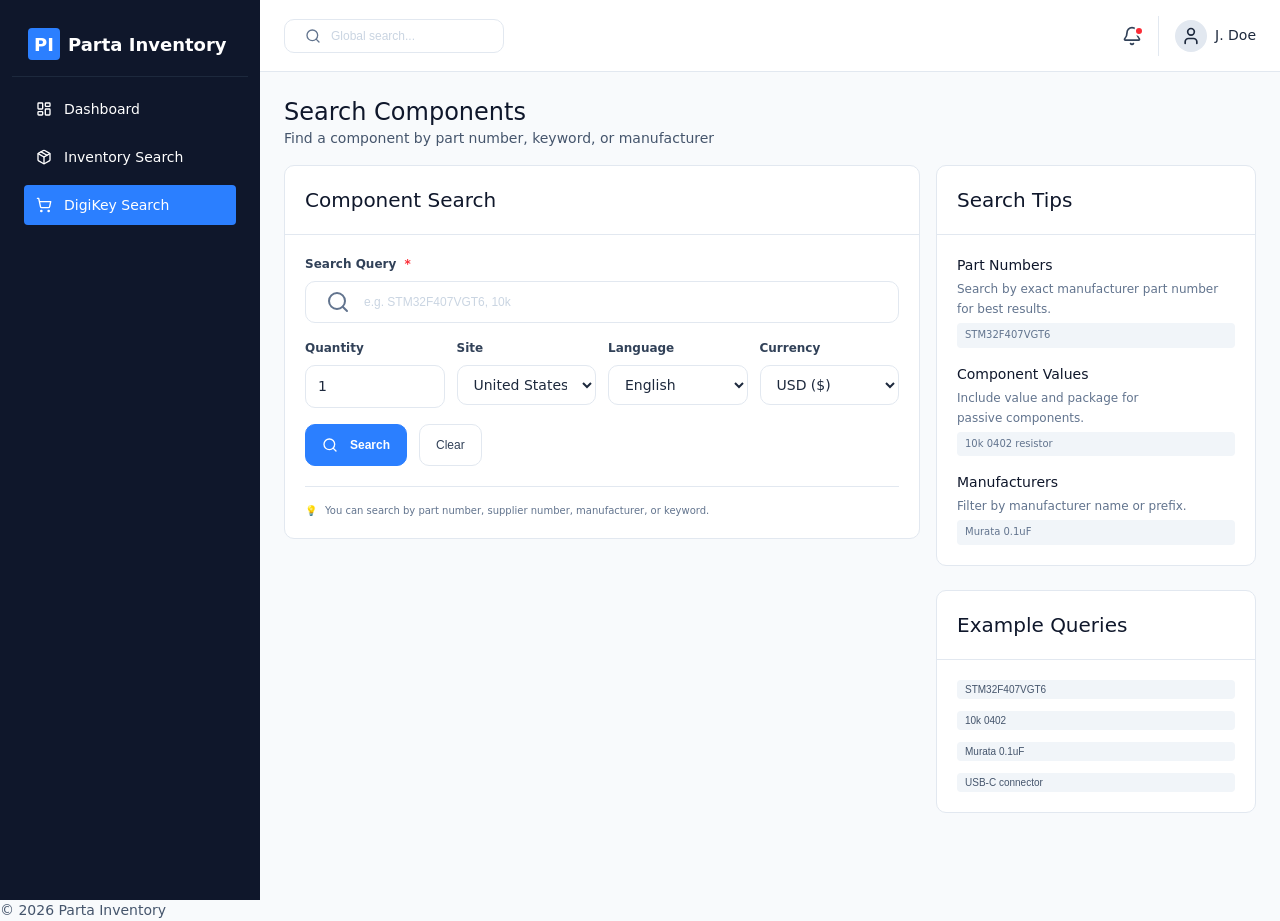
<file: digikey-search.html>
<!DOCTYPE html>
<html lang="en"> 
<head>
    <meta charset="UTF-8">
    <meta name="viewport" content="width=device-width, initial-scale=1.0">
    <link rel="icon" href="favicon.ico" type="image/x-icon">
    <link rel="stylesheet" href="css/styles.css">
    <title>DigiKey Search | Parta Inventory</title>
</head>
<body>

    <svg class="hidden" xmlns="http://www.w3.org/2000/svg" aria-hidden="true">

        <!-- dashboard -->
        <symbol id="icon-dashboard" viewBox="0 0 24 24">
            <rect x="3" y="3" width="7" height="9" rx="1"></rect>
            <rect x="14" y="3" width="7" height="5" rx="1"></rect>
            <rect x="14" y="12" width="7" height="9" rx="1"></rect>
            <rect x="3" y="16" width="7" height="5" rx="1"></rect>
        </symbol>

        <!-- inventory / box -->
        <symbol id="icon-inventory" viewBox="0 0 24 24">
            <path d="M11 21.73a2 2 0 0 0 2 0l7-4A2 2 0 0 0 21 16V8a2 2 0 0 0-1-1.73l-7-4a2 2 0 0 0-2 0l-7 4A2 2 0 0 0 3 8v8a2 2 0 0 0 1 1.73z"></path>
            <path d="M12 22V12"></path>
            <polyline points="3.29 7 12 12 20.71 7"></polyline>
            <path d="m7.5 4.27 9 5.15"></path>
        </symbol>

        <!-- locations / map pin -->
        <symbol id="icon-locations" viewBox="0 0 24 24">
            <path d="M20 10c0 6-8 12-8 12s-8-6-8-12a8 8 0 0 1 16 0"></path>
            <circle cx="12" cy="10" r="3"></circle>
        </symbol>

        <!-- transactions / arrows left-right -->
        <symbol id="icon-transactions" viewBox="0 0 24 24">
            <path d="M17 3h4v4"></path>
            <path d="M3 21l18-18"></path>
            <path d="M7 21H3v-4"></path>
            <path d="M21 3 3 21"></path>
        </symbol>

        <!-- review / square-check -->
        <symbol id="icon-review" viewBox="0 0 24 24">
            <rect x="3" y="3" width="18" height="18" rx="2"></rect>
            <path d="m9 12 2 2 4-4"></path>
        </symbol>

        <!-- reports / file-text -->
        <symbol id="icon-reports" viewBox="0 0 24 24">
            <path d="M15 2H6a2 2 0 0 0-2 2v16a2 2 0 0 0 2 2h12a2 2 0 0 0 2-2V7z"></path>
            <path d="M14 2v4a2 2 0 0 0 2 2h4"></path>
            <path d="M8 13h8"></path>
            <path d="M8 17h8"></path>
            <path d="M10 9h1"></path>
        </symbol>

        <!-- admin / settings -->
        <symbol id="icon-admin" viewBox="0 0 24 24">
            <path d="M12 3v3"></path>
            <path d="M12 18v3"></path>
            <path d="M3 12h3"></path>
            <path d="M18 12h3"></path>
            <path d="m18.36 5.64-2.12 2.12"></path>
            <path d="m7.76 16.24-2.12 2.12"></path>
            <path d="m5.64 5.64 2.12 2.12"></path>
            <path d="m16.24 16.24 2.12 2.12"></path>
            <circle cx="12" cy="12" r="3"></circle>
        </symbol>

        <!-- search -->
        <symbol id="icon-search" viewBox="0 0 24 24">
            <circle cx="11" cy="11" r="8"></circle>
            <path d="m21 21-4.3-4.3"></path>
        </symbol>

        <!-- filter -->
        <symbol id="icon-filter" viewBox="0 0 24 24">
            <polygon points="22 3 2 3 10 12.46 10 19 14 21 14 12.46 22 3"></polygon>
        </symbol>

        <!-- menu / burger -->
        <symbol id="icon-menu" viewBox="0 0 24 24">
            <path d="M4 6h16"></path>
            <path d="M4 12h16"></path>
            <path d="M4 18h16"></path>
        </symbol>

        <!-- close / x -->
        <symbol id="icon-close" viewBox="0 0 24 24">
            <path d="M18 6 6 18"></path>
            <path d="m6 6 12 12"></path>
        </symbol>

        <!-- notifications / bell -->
        <symbol id="icon-bell" viewBox="0 0 24 24">
            <path d="M10.268 21a2 2 0 0 0 3.464 0"></path>
            <path d="M3.262 15.326A1 1 0 0 0 4 17h16a1 1 0 0 0 .74-1.673C19.41 13.956 18 12.499 18 8A6 6 0 0 0 6 8c0 4.499-1.411 5.956-2.738 7.326"></path>
        </symbol>

        <!-- user / profile -->
        <symbol id="icon-user" viewBox="0 0 24 24">
            <path d="M19 21v-2a4 4 0 0 0-4-4H9a4 4 0 0 0-4 4v2"></path>
            <circle cx="12" cy="7" r="4"></circle>
        </symbol>

        <!-- shopping cart / DigiKey -->
        <symbol id="icon-cart" viewBox="0 0 24 24">
            <circle cx="8" cy="21" r="1"></circle>
            <circle cx="19" cy="21" r="1"></circle>
            <path d="M2.05 2.05h2l2.66 12.42a2 2 0 0 0 2 1.58h9.78a2 2 0 0 0 1.95-1.57l1.65-7.43H5.12"></path>
        </symbol>

        <!-- file -->
        <symbol id="icon-file" viewBox="0 0 24 24">
            <path d="M15 2H6a2 2 0 0 0-2 2v16a2 2 0 0 0 2 2h12a2 2 0 0 0 2-2V7z"></path>
            <path d="M14 2v4a2 2 0 0 0 2 2h4"></path>
        </symbol>

        <!-- info -->
        <symbol id="icon-info" viewBox="0 0 24 24">
            <circle cx="12" cy="12" r="10"></circle>
            <path d="M12 16v-4"></path>
            <path d="M12 8h.01"></path>
        </symbol>

        <!-- external link -->
        <symbol id="icon-external-link" viewBox="0 0 24 24">
            <path d="M15 3h6v6"></path>
            <path d="M10 14 21 3"></path>
            <path d="M18 13v6a2 2 0 0 1-2 2H5a2 2 0 0 1-2-2V8a2 2 0 0 1 2-2h6"></path>
        </symbol>

        <!-- star -->
        <symbol id="icon-star" viewBox="0 0 24 24">
            <path d="M11.525 2.295a.53.53 0 0 1 .95 0l2.31 4.679a2.123 2.123 0 0 0 1.595 1.16l5.166.756a.53.53 0 0 1 .294.904l-3.736 3.638a2.123 2.123 0 0 0-.611 1.878l.882 5.14a.53.53 0 0 1-.771.56l-4.618-2.428a2.122 2.122 0 0 0-1.973 0L6.396 21.01a.53.53 0 0 1-.77-.56l.881-5.139a2.122 2.122 0 0 0-.611-1.879L2.16 9.795a.53.53 0 0 1 .294-.906l5.165-.755a2.122 2.122 0 0 0 1.597-1.16z"></path>
        </symbol>
        
        <!-- successful search -->
        <symbol id="icon-sberbank" viewBox="0 0 24 24">
            <path d="M21.801 10A10 10 0 1 1 17 3.335"></path>
            <path d="m9 11 3 3L22 4"></path>
        </symbol>

    </svg>


    <div class="container">

        <aside id="sidebar">

            <div class="sidebar-header row-space-between">
                
                <a href="index.html" class="sidebar-logo row-vertical-center" aria-label="Parta Inventory home">
                    <div id="logo" class="blue-bg flex-center">PI</div><span class="logo-text">Parta Inventory</span>
                </a>

                <button
                    id="menu-close"
                    class="menu-close flex-center"
                    type="button"
                    aria-label="Close menu"
                    aria-controls="sidebar"
                    aria-expanded="true"
                >
                    <svg class="icon-xl" aria-hidden="true">
                        <use href="#icon-close"></use>
                    </svg>
                </button>
            </div>
            
            <nav class="flex-col">
                <a href="index.html">
                    <svg aria-hidden="true">
                        <use href="#icon-dashboard"></use>
                    </svg> Dashboard
                </a>
                <a href="inventory.html">
                    <svg class="icon icon-base" aria-hidden="true">
                        <use href="#icon-inventory"></use>
                    </svg>Inventory Search
                </a>    
                <a href="digikey-search.html" class="nav-active-item">
                    <svg class="icon icon-base" aria-hidden="true">
                        <use href="#icon-cart"></use>
                    </svg>DigiKey Search
                </a>    
            </nav>

        </aside>

        <div class="sidebar-overlay" id="sidebar-overlay"></div>
        
        <header class="row-space-between white-bg">
            
            <div id="header-left">
                <button id="menu-toggle" class="menu-toggle" aria-label="Open menu">
                    <svg class="icon-xl" aria-hidden="true">
                        <use href="#icon-menu"></use>
                    </svg>
                </button>
                

                <form id="global-search-form" role="search" aria-label="Inventory search">
                    <label for="search-input" class="hidden">Global search</label>

                    <div class="search-container rounded row-vertical-center">
                        <svg aria-hidden="true">
                            <use href="#icon-search"></use>
                        </svg>
                        <input
                            type="search"
                            id="search-input"
                            name="q"
                            placeholder="Global search..."
                            autocomplete="off"
                        >
                    </div>
                </form>

            </div>
            
            <div class="header-right row-vertical-center gap-4">
                
                <button id="notifications" class="icon-button" type="button" aria-label="View notifications">
                    <svg class="icon-lg" aria-hidden="true">
                            <use href="#icon-bell"></use>
                    </svg>
                    <span class="notification-dot" aria-hidden="true"></span>
                </button>

                <div class="vertical-divider" aria-hidden="true"></div>
                
                <a href="#" id="user" class="flex-center gap-2">
                    <span class="avatar flex-center">
                        <svg class="icon-lg" aria-hidden="true">
                            <use href="#icon-user"></use>
                        </svg>
                    </span>
                    <span>J. Doe</span>
                </a>
            </div>
        
        </header>


        <main class="flex-col gap-4">
            



            
<!--   ================ PAGE CONTENT =========================== -->
            

<section>
    <h1>Search Components</h1>
    <p>Find a component by part number, keyword, or manufacturer</p>
</section>

<div class="layout-with-sidebar">
    
    <div class="flex-col gap-3">

        <!-------------------- SERCH FORM --------------------->
        
        <section id="digikey-search-panel" class="panel">
            
            <div class="panel-header">
                <h2>Component Search</h2>
            </div>

            <div class="panel-body flex-col gap-4">
                <form id="digikey-search-form" class="panel-body-section flex-col gap-4" action="#" method="get" >
                    
                    <div id="search-query-input-field" class="form-field">
                        <label for="component-query-input" class="form-label">
                            Search Query 
                        </label>

                        <div class="search-container rounded row-vertical-center gap-3">
                            <svg class="icon-xl" aria-hidden="true">
                                <use href="#icon-search"></use>
                            </svg>
                            <input
                                id="component-query-input"
                                name="query"
                                type="text"
                                placeholder="e.g. STM32F407VGT6, 10k 0402, Murata 0.1uF"
                                required
                                minlength="2"
                                autocomplete="off"
                                aria-describedby="component-query-error"
                                aria-invalid="false"
                            >
                        </div>
                        <p id="component-query-error" class="form-error" aria-live="polite" hidden></p>
                    </div>

                    <div class="grid-4 gap-3">
                        
                        <div class="form-field">
                            <label for="component-qty-input" class="form-label">Quantity</label>
                            <input id="component-qty-input" name="quantity" class="form-control rounded-sm" type="number" min="1" value="1">
                        </div>

                        <div class="form-field">
                            <label for="component-site-select" class="form-label">Site</label>
                            <select id="component-site-select" name="site" class="form-control rounded-sm">
                                <option value="US" selected>United States</option>
                                <option value="CA">Canada</option>
                                <option value="EU">Europe</option>
                            </select>
                        </div>

                        <div class="form-field">
                            <label for="component-language-select" class="form-label">Language</label>
                            <select id="component-language-select" name="language" class="form-control rounded-sm">
                                <option value="en" selected>English</option>
                                <option value="fr">French</option>
                            </select>
                        </div>

                        <div class="form-field">
                            <label for="component-currency-select" class="form-label">Currency</label>
                            <select id="component-currency-select" name="currency" class="form-control rounded-sm">
                                <option value="USD" selected>USD ($)</option>
                                <option value="CAD">CAD ($)</option>
                                <option value="EUR">EUR (€)</option>
                            </select>
                        </div>
                    </div>

                    <div class="form-actions flex-row wrap gap-3">
                        <button type="submit" class="btn btn-primary">
                            <svg aria-hidden="true">
                                <use href="#icon-search"></use>
                            </svg>
                            Search
                        </button>

                        <button type="reset" class="btn btn-secondary">
                            Clear
                        </button>
                    </div>
                </form>

                <p class="hint-note">You can search by part number, supplier number, manufacturer, or keyword.</p>
            </div>
        </section>

        <!-- END SEARCH FORM  -->

        
        <!------------- SERCH LOADING SPINNER --------------------->
        
        <div 
            id="digikey-loading-block"
            class="info-panel panel-blue panel-body flex-row gap-4" 
            role="status" 
            aria-live="polite"
            hidden
        >
            <div class="info-panel-icon waiting_spinner" aria-hidden="true"></div>

            <div>
                <p class="panel-title">Searching Digi-Key API</p>
                <p class="text-xs">
                    Please wait while we search for 
                    "<span id="loading-search-string-value-placeholder"></span>"...
                </p>
            </div>
        </div>


        <!------------- SERCH LOADING ERROR --------------------->

        <div 
            id="digikey-loading-error-block" 
            class="info-panel panel-body flex-row gap-4"
            hidden
        >
            <svg class="icon-lg color-red" aria-hidden="true">
                <use href="#icon-info"></use>
            </svg>

            <div>
                <p class="panel-title">Search failed</p>
                <p id="digikey-error-message-placeholder" class="text-sm">
                    Something went wrong.
                </p>
            </div>
        </div>

        <!------------- SERCH RESULTS HEADER --------------------->
        
        <div id="search-result-header" class="flex-col gap-3" hidden>

            <div id="search-results-cnt-block" class="flex-row gap-2">
                    <svg class="icon-xl color-green" aria-hidden="true">
                        <use href="#icon-sberbank"></use>
                    </svg> 
                    <p class="font-semibold">
                        <span id="search-results-cnt-value-placeholder">3</span> 
                        results found for 
                        "<span id="results-search-string-value-placeholder"></span>"
                    </p>
            </div>
            
            <div id="search-results-filter-block" class="panel panel-body row-space-between wrap text-sm" hidden>
                
                <div class="row-vertical-center wrap">
                    <span>Filters: </span>
                    <button class="chip" type="button" data-filter-key="Exact match">
                        Exact match
                    </button>
                    <button class="chip" type="button" data-filter-key="In stock">
                        In stock
                    </button>
                    <button class="filter-chip" type="button" data-filter-key="Active products">
                        Active products
                    </button>
                </div>

                <div class="row-vertical-center">
                    <label for="sort-select" class="text-500"><nobr>Sort by:</nobr></label>
                    <select id="sort-select" class="form-control">
                        <option value="relevance">Relevance</option>
                        <option value="availability">Availability</option>
                        <option value="manufacturer">Manufacturer</option>                    
                    </select>
                </div>
            </div>
        </div>
                    
        <!----------------- SERCH RESULTS CONTAINER -------------------------->

        <div 
            id="digikey-search-results-block" 
            class="flex-col gap-4"
        ></div>         <!-- end search results -->

    </div>
    

    <aside class="flex-col gap-3">

        <section class="panel text-sm">
            <div class="panel-header">
                <h2>Search Tips</h2>
            </div>

            <div class="panel-body flex-col gap-4">
                <div class="flex-col gap-1">
                    <h3>Part Numbers</h3>
                    <p class="text-500">Search by exact manufacturer part number for best results.</p>
                    <div class="badge-wide">STM32F407VGT6</div>
                </div>

                <div class="flex-col gap-1">
                    <h3>Component Values</h3>
                    <p class="text-500">Include value and package for passive components.</p>
                    <div class="badge-wide">10k 0402 resistor</div>
                </div>

                <div class="flex-col gap-1">
                    <h3>Manufacturers</h3>
                    <p class="text-500">Filter by manufacturer name or prefix.</p>
                    <div class="badge-wide">Murata 0.1uF</div>
                </div>
            </div>
        </section>

        <section class="panel">
            <div class="panel-header">
                <h2>Example Queries</h2>
            </div>

            <div class="panel-body flex-col gap-3">
                <button type="button" class="btn-chip">STM32F407VGT6</button>
                <button type="button" class="btn-chip">10k 0402</button>
                <button type="button" class="btn-chip">Murata 0.1uF</button>
                <button type="button" class="btn-chip">USB-C connector</button>
            </div>
        </section>

    </aside>
</div>





                
            
            
            
            




<!--   ================ END PAGE CONTENT =========================== -->



        </main>
        <footer>
            <p>&copy; 2026 Parta Inventory</p>
        </footer>

    </div>


    
<script src="js/script.js"></script>
<script src="js/digikey-search.js"></script>

</body>
</html>
</file>
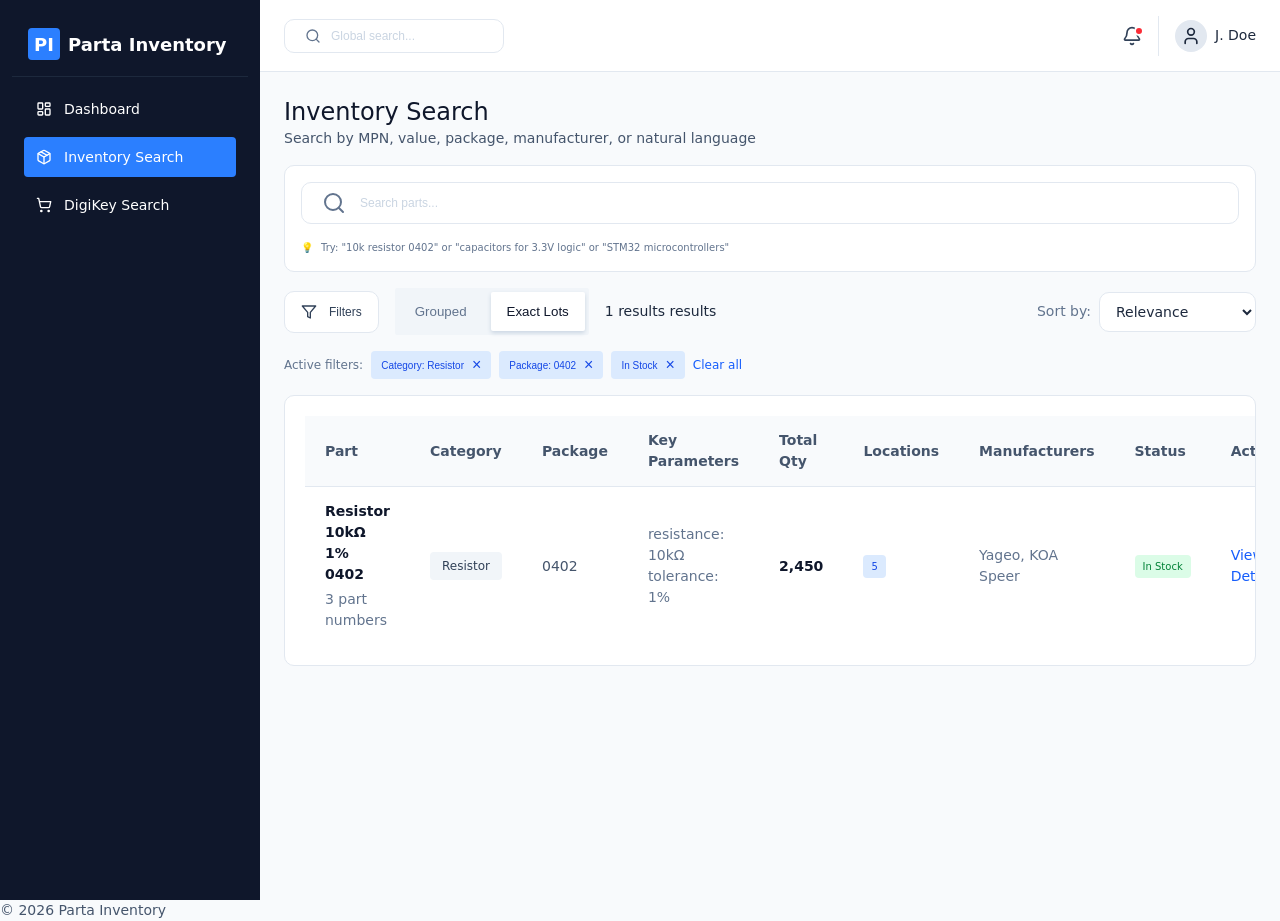
<file: inventory.html>
<!DOCTYPE html>
<html lang="en"> 
<head>
    <meta charset="UTF-8">
    <meta name="viewport" content="width=device-width, initial-scale=1.0">
    <link rel="icon" href="favicon.ico" type="image/x-icon">
    <link rel="stylesheet" href="css/styles.css">
    <title>Inventory | Parta Inventory</title>
</head>
<body>

    <svg class="hidden" xmlns="http://www.w3.org/2000/svg" aria-hidden="true">

        <!-- dashboard -->
        <symbol id="icon-dashboard" viewBox="0 0 24 24">
            <rect x="3" y="3" width="7" height="9" rx="1"></rect>
            <rect x="14" y="3" width="7" height="5" rx="1"></rect>
            <rect x="14" y="12" width="7" height="9" rx="1"></rect>
            <rect x="3" y="16" width="7" height="5" rx="1"></rect>
        </symbol>

        <!-- inventory / box -->
        <symbol id="icon-inventory" viewBox="0 0 24 24">
            <path d="M11 21.73a2 2 0 0 0 2 0l7-4A2 2 0 0 0 21 16V8a2 2 0 0 0-1-1.73l-7-4a2 2 0 0 0-2 0l-7 4A2 2 0 0 0 3 8v8a2 2 0 0 0 1 1.73z"></path>
            <path d="M12 22V12"></path>
            <polyline points="3.29 7 12 12 20.71 7"></polyline>
            <path d="m7.5 4.27 9 5.15"></path>
        </symbol>

        <!-- locations / map pin -->
        <symbol id="icon-locations" viewBox="0 0 24 24">
            <path d="M20 10c0 6-8 12-8 12s-8-6-8-12a8 8 0 0 1 16 0"></path>
            <circle cx="12" cy="10" r="3"></circle>
        </symbol>

        <!-- transactions / arrows left-right -->
        <symbol id="icon-transactions" viewBox="0 0 24 24">
            <path d="M17 3h4v4"></path>
            <path d="M3 21l18-18"></path>
            <path d="M7 21H3v-4"></path>
            <path d="M21 3 3 21"></path>
        </symbol>

        <!-- review / square-check -->
        <symbol id="icon-review" viewBox="0 0 24 24">
            <rect x="3" y="3" width="18" height="18" rx="2"></rect>
            <path d="m9 12 2 2 4-4"></path>
        </symbol>

        <!-- reports / file-text -->
        <symbol id="icon-reports" viewBox="0 0 24 24">
            <path d="M15 2H6a2 2 0 0 0-2 2v16a2 2 0 0 0 2 2h12a2 2 0 0 0 2-2V7z"></path>
            <path d="M14 2v4a2 2 0 0 0 2 2h4"></path>
            <path d="M8 13h8"></path>
            <path d="M8 17h8"></path>
            <path d="M10 9h1"></path>
        </symbol>

        <!-- admin / settings -->
        <symbol id="icon-admin" viewBox="0 0 24 24">
            <path d="M12 3v3"></path>
            <path d="M12 18v3"></path>
            <path d="M3 12h3"></path>
            <path d="M18 12h3"></path>
            <path d="m18.36 5.64-2.12 2.12"></path>
            <path d="m7.76 16.24-2.12 2.12"></path>
            <path d="m5.64 5.64 2.12 2.12"></path>
            <path d="m16.24 16.24 2.12 2.12"></path>
            <circle cx="12" cy="12" r="3"></circle>
        </symbol>

        <!-- search -->
        <symbol id="icon-search" viewBox="0 0 24 24">
            <circle cx="11" cy="11" r="8"></circle>
            <path d="m21 21-4.3-4.3"></path>
        </symbol>

        <!-- filter -->
        <symbol id="icon-filter" viewBox="0 0 24 24">
            <polygon points="22 3 2 3 10 12.46 10 19 14 21 14 12.46 22 3"></polygon>
        </symbol>

        <!-- menu / burger -->
        <symbol id="icon-menu" viewBox="0 0 24 24">
            <path d="M4 6h16"></path>
            <path d="M4 12h16"></path>
            <path d="M4 18h16"></path>
        </symbol>

        <!-- close / x -->
        <symbol id="icon-close" viewBox="0 0 24 24">
            <path d="M18 6 6 18"></path>
            <path d="m6 6 12 12"></path>
        </symbol>

        <!-- notifications / bell -->
        <symbol id="icon-bell" viewBox="0 0 24 24">
            <path d="M10.268 21a2 2 0 0 0 3.464 0"></path>
            <path d="M3.262 15.326A1 1 0 0 0 4 17h16a1 1 0 0 0 .74-1.673C19.41 13.956 18 12.499 18 8A6 6 0 0 0 6 8c0 4.499-1.411 5.956-2.738 7.326"></path>
        </symbol>

        <!-- user / profile -->
        <symbol id="icon-user" viewBox="0 0 24 24">
            <path d="M19 21v-2a4 4 0 0 0-4-4H9a4 4 0 0 0-4 4v2"></path>
            <circle cx="12" cy="7" r="4"></circle>
        </symbol>

        <!-- shopping cart / DigiKey -->
        <symbol id="icon-cart" viewBox="0 0 24 24">
            <circle cx="8" cy="21" r="1"></circle>
            <circle cx="19" cy="21" r="1"></circle>
            <path d="M2.05 2.05h2l2.66 12.42a2 2 0 0 0 2 1.58h9.78a2 2 0 0 0 1.95-1.57l1.65-7.43H5.12"></path>
        </symbol>

        <!-- file -->
        <symbol id="icon-file" viewBox="0 0 24 24">
            <path d="M15 2H6a2 2 0 0 0-2 2v16a2 2 0 0 0 2 2h12a2 2 0 0 0 2-2V7z"></path>
            <path d="M14 2v4a2 2 0 0 0 2 2h4"></path>
        </symbol>

        <!-- info -->
        <symbol id="icon-info" viewBox="0 0 24 24">
            <circle cx="12" cy="12" r="10"></circle>
            <path d="M12 16v-4"></path>
            <path d="M12 8h.01"></path>
        </symbol>

        <!-- external link -->
        <symbol id="icon-external-link" viewBox="0 0 24 24">
            <path d="M15 3h6v6"></path>
            <path d="M10 14 21 3"></path>
            <path d="M18 13v6a2 2 0 0 1-2 2H5a2 2 0 0 1-2-2V8a2 2 0 0 1 2-2h6"></path>
        </symbol>

        <!-- star -->
        <symbol id="icon-star" viewBox="0 0 24 24">
            <path d="M11.525 2.295a.53.53 0 0 1 .95 0l2.31 4.679a2.123 2.123 0 0 0 1.595 1.16l5.166.756a.53.53 0 0 1 .294.904l-3.736 3.638a2.123 2.123 0 0 0-.611 1.878l.882 5.14a.53.53 0 0 1-.771.56l-4.618-2.428a2.122 2.122 0 0 0-1.973 0L6.396 21.01a.53.53 0 0 1-.77-.56l.881-5.139a2.122 2.122 0 0 0-.611-1.879L2.16 9.795a.53.53 0 0 1 .294-.906l5.165-.755a2.122 2.122 0 0 0 1.597-1.16z"></path>
        </symbol>

    </svg>


    <div class="container">

        <aside id="sidebar">

            <div class="sidebar-header row-space-between">
                
                <a href="index.html" class="sidebar-logo row-vertical-center" aria-label="Parta Inventory home">
                    <div id="logo" class="blue-bg flex-center">PI</div><span class="logo-text">Parta Inventory</span>
                </a>

                <button
                    id="menu-close"
                    class="menu-close flex-center"
                    type="button"
                    aria-label="Close menu"
                    aria-controls="sidebar"
                    aria-expanded="true"
                >
                    <svg class="icon-xl" aria-hidden="true">
                        <use href="#icon-close"></use>
                    </svg>
                </button>
            </div>
            
            <nav class="flex-col">
                <a href="index.html">
                    <svg aria-hidden="true">
                        <use href="#icon-dashboard"></use>
                    </svg> Dashboard
                </a>
                <a href="inventory.html" class="nav-active-item">
                    <svg class="icon icon-base" aria-hidden="true">
                        <use href="#icon-inventory"></use>
                    </svg>Inventory Search
                </a>    
                <a href="digikey-search.html">
                    <svg class="icon icon-base" aria-hidden="true">
                        <use href="#icon-cart"></use>
                    </svg>DigiKey Search
                </a>    
            </nav>

        </aside>

        <div class="sidebar-overlay" id="sidebar-overlay"></div>
        
        <header class="row-space-between white-bg">
            
            <div id="header-left">
                <button id="menu-toggle" class="menu-toggle" aria-label="Open menu">
                    <svg class="icon-xl" aria-hidden="true">
                        <use href="#icon-menu"></use>
                    </svg>
                </button>
                

                <form id="global-search-form" role="search" aria-label="Inventory search">
                    <label for="search-input" class="hidden">Global search</label>

                    <div class="search-container rounded row-vertical-center">
                        <svg aria-hidden="true">
                            <use href="#icon-search"></use>
                        </svg>
                        <input
                            type="search"
                            id="search-input"
                            name="q"
                            placeholder="Global search..."
                            autocomplete="off"
                        >
                    </div>
                </form>

            </div>
            
            <div class="header-right row-vertical-center gap-4">
                
                <button id="notifications" class="icon-button" type="button" aria-label="View notifications">
                    <svg class="icon-lg" aria-hidden="true">
                            <use href="#icon-bell"></use>
                    </svg>
                    <span class="notification-dot" aria-hidden="true"></span>
                </button>

                <div class="vertical-divider" aria-hidden="true"></div>
                
                <a href="#" id="user" class="flex-center gap-2">
                    <span class="avatar flex-center">
                        <svg class="icon-lg" aria-hidden="true">
                            <use href="#icon-user"></use>
                    </svg>
                    </span>
                    <span>J. Doe</span>
                </a>
            </div>
        
        </header>


        <main class="flex-col gap-4">
            



            
<!--   ================ PAGE CONTENT =========================== -->
            
            <section>
                <h1>Inventory Search</h1>
                <p>Search by MPN, value, package, manufacturer, or natural language</p>
            </section>
            
            
            <div class="inventory-search-panel rounded white-bg flex-col gap-4">
            
                <div class="search-container rounded row-vertical-center gap-3">
                    <svg class="icon-xl" aria-hidden="true">
                        <use href="#icon-search"></use>
                    </svg>
                    <input id="inventory-search-input" type="text" placeholder="Search parts...">
                </div>

                <p class="hint-note">
                    Try: "10k resistor 0402" or "capacitors for 3.3V logic" or "STM32 microcontrollers"
                </p>
            </div>

               
            
            <section class="inventory-toolbar row-vertical-center wrap gap-4">
                <div class="toolbar-left row-vertical-center wrap gap-4">
                    
                    <button class="btn" type="button">
                        <svg aria-hidden="true">
                            <use href="#icon-filter"></use>
                        </svg>
                        Filters
                    </button>
                    
                    <div class="toggle row-vertical-center" role="group" aria-label="Toggle inventory view">
                        <button class="toggle-btn" type="button" data-view="grouped">
                            Grouped
                        </button>

                        <button class="toggle-btn is-active" type="button" data-view="exact">
                            Exact Lots
                        </button>
                    </div>
                    
                    <span class="results-count" id="results-count"><span id="filtered-results-cnt-placeholder">0</span> results</span>
                </div>

                <div class="row-space-between gap-2">
                    <label for="sort-select" class="text-500"><nobr>Sort by:</nobr></label>
                    <select id="sort-select" class="form-control">
                        <option value="relevance">Relevance</option>
                        <option value="qty-desc">Qty: high to low</option>
                        <option value="qty-asc">Qty: low to high</option>
                        <option value="name-asc">Name: A-Z</option>
                    </select>
                </div>
            </section>

            
            <section class="row-vertical-center wrap text-sm" id="active-filters">
                <span class="text-500">Active filters:</span>
                <div id="filter-chips-block" class="row-vertical-center"></div>
                <a id="clear-filters-btn" class="font-medium">Clear all</a>
            </section>

            <section class="panel">
                <div class="panel-body no-padding">
                    <table class="data-table inventory-table">
                        <thead>
                            <tr>
                                <th>Part</th>
                                <th>Category</th>
                                <th>Package</th>
                                <th>Key Parameters</th>
                                <th>Total Qty</th>
                                <th>Locations</th>
                                <th>Manufacturers</th>
                                <th>Status</th>
                                <th>Actions</th>
                            </tr>
                        </thead>
                        <tbody id="inventory-table-body"></tbody>
                    </table>
                </div>
            </section>
            




<!--   ================ END PAGE CONTENT =========================== -->



        </main>
        <footer>
            <p>&copy; 2026 Parta Inventory</p>
        </footer>

    </div>


    
<script src="js/script.js"></script>
<script src="js/inventory.js"></script>

</body>
</html>
</file>
<file: css/styles.css>
/* ================================
    ROOT
================================ */

:root, :host {
    --font-sans: ui-sans-serif, system-ui, sans-serif, "Apple Color Emoji", "Segoe UI Emoji", "Segoe UI Symbol", "Noto Color Emoji";
    /* --font-mono: ui-monospace, SFMono-Regular, Menlo, Monaco, Consolas, "Liberation Mono", "Courier New", monospace; */
    --color-red-100: oklch(93.6% 0.032 17.717);
    --color-red-500: oklch(63.7% 0.237 25.331);
    --color-red-600: oklch(57.7% 0.245 27.325);
    --color-red-700: oklch(50.5% 0.213 27.518);
    --color-amber-100: oklch(96.2% 0.059 95.617);
    --color-amber-500: oklch(76.9% 0.188 70.08);
    --color-amber-600: oklch(66.6% 0.179 58.318);
    --color-amber-700: oklch(55.5% 0.163 48.998);
    --color-green-100: oklch(96.2% 0.044 156.743);
    --color-green-500: oklch(72.3% 0.219 149.579);
    --color-green-600: oklch(62.7% 0.194 149.214);
    --color-green-700: oklch(52.7% 0.154 150.069);
    --color-blue-50: oklch(97% 0.014 254.604);
    --color-blue-100: oklch(93.2% 0.032 255.585);
    --color-blue-300: oklch(80.9% 0.105 251.813);
    --color-blue-500: oklch(62.3% 0.214 259.815);
    --color-blue-600: oklch(54.6% 0.245 262.881);
    --color-blue-700: oklch(48.8% 0.243 264.376);
    --color-blue-900: oklch(39% 0.14 265.9);
    --color-purple-100: oklch(94.6% 0.033 307.174);
    --color-purple-200: oklch(90.2% 0.063 306.703);
    --color-purple-500: oklch(62.7% 0.265 303.9);
    --color-purple-600: oklch(55.8% 0.288 302.321);
    --color-purple-700: oklch(49.6% 0.265 301.924);
    --color-slate-50: oklch(98.4% 0.003 247.858);
    --color-slate-100: oklch(96.8% 0.007 247.896);
    --color-slate-200: oklch(92.9% 0.013 255.508);
    --color-slate-300: oklch(86.9% 0.022 252.894);
    --color-slate-400: oklch(70.4% 0.04 256.788);
    --color-slate-500: oklch(55.4% 0.046 257.417);
    --color-slate-600: oklch(44.6% 0.043 257.281);
    --color-slate-700: oklch(37.2% 0.044 257.287);
    --color-slate-800: oklch(27.9% 0.041 260.031);
    --color-slate-900: oklch(20.8% 0.042 265.755);
    --color-gray-100: oklch(96.7% 0.003 264.542);
    --color-black: #000;
    --color-white: #fff;    
    
    --text-xs: 0.625rem; /* 10px */
    --text-xs--line-height: calc(1 / 0.625);
    --text-sm: 0.75rem; /*12px*/
    --text-sm--line-height: calc(1.25 / 0.75);
    --text-md: 0.875rem; /*14px*/
    --text-md--line-height: calc(1.25 / 0.875);
    --text-base: 1rem; /* 16px */
    --text-base--line-height: calc(1.5 / 1);
    --text-lg: 1.125rem; /* 18px */
    --text-lg--line-height: calc(1.75 / 1.125);
    --text-xl: 1.25rem; /* 20px */
    --text-xl--line-height: calc(1.75 / 1.25);
    --text-2xl: 1.5rem;  /* 24px */
    --text-2xl--line-height: calc(2 / 1.5);
    --font-weight-normal: 400;
    --font-weight-medium: 500;
    --font-weight-semibold: 600;
    
    --spacing: 0.25rem; /* 4px */
    --spacing-2: calc(var(--spacing) * 2); 
    --spacing-3: calc(var(--spacing) * 3); 
    --spacing-4: calc(var(--spacing) * 4); 
    --spacing-5: calc(var(--spacing) * 5); 

    --radius-sm: 0.125rem;
    --radius: 0.25rem;
    --radius-lg: 0.625rem;

    --block-padding-xs:     4px 8px;
    --block-padding-sm:     6px 10px;
    --block-padding-base:   10px 12px;
    --block-padding:        12px 16px;
    --block-padding-lg:     12px 24px;
    --block-padding-xl:     16px 24px;

    --default-font-family: var(--font-sans);
    --color-border: var(--color-slate-200);
    --nav-width: 260px;
    --header-height: 72px;
}

*,
*::before,
*::after {
    box-sizing: border-box;
}


/* ================================
   PAGE STRUCTURE
================================ */

html {
    font-size: 100%;
    scroll-behavior: smooth;
    line-height: var(--text-base--line-height);
    font-size: var(--text-base);
}

body {
    font-family: var(--default-font-family);
    color: var(--color-slate-600);
    background-color: var(--color-slate-50);
    font-size: 14px;
    margin: 0;
}

.container {
    min-height: 100vh;
}

/* ================================
   HTML ELEMENTS
================================ */

p, li, a{
    text-wrap: pretty;
}

img {
    display: block;
    max-width: 100%;
    height: auto;
}
svg{
    display: inline-block;
    fill: none;
    stroke: currentColor;
    stroke-width: 2;
    stroke-linecap: round;
    stroke-linejoin: round;
    width: 16px;
    height: 16px;
}

h1, h2, h3, h4, p {
    margin: 0;
}
h1, h2, h3, h4 {
    color: var(--color-slate-900);
    font-weight: var(--font-weight-medium);
    text-wrap: balance;
}
h1{
    font-size: var(--text-2xl);
    line-height: var(--text-2xl--line-height);
}
h2{
    font-size: var(--text-xl);
    line-height: var(--text-xl--line-height);
}
h3{
    font-size: var(--text-md);
    line-height: var(--text-md--line-height); 
}

/* Links */
a{
    text-decoration: none;
    color: var(--color-blue-600);
    cursor: pointer;
}
.accent-link{
    font-weight: var(--font-weight-medium);
}

.review-link
{
    display: block;
    padding: var(--spacing-5);
    font-weight: var(--font-weight-semibold);
}
.icon-link
{
    display: flex;
    flex-direction: row;
    align-items: center;
    gap: var(--spacing);
    font-weight: var(--font-weight-medium);
    align-items: baseline;
}

/* ================================
   GENERAL STYLES
================================ */

/* ------ TYPOGRAPHY ------------- */

.text-xs{
    font-size: var(--text-xs);
    line-height: var(--text-xs--line-height);
}
.text-sm{
    font-size: var(--text-sm);
    line-height: var(--text-sm--line-height);
}
.text-lg{
    font-size: var(--text-lg);
    line-height: var(--text-lg--line-height);
}
.text-xl{
    font-size: var(--text-xl);
    line-height: var(--text-xl--line-height);
}
.text-2xl{
    font-size: var(--text-2xl);
    line-height: var(--text-2xl--line-height);
}

.text-900{
    color: var(--color-slate-900);
}
.text-500{
    color: var(--color-slate-500);
}
.text-400{
    color: var(--color-slate-400);
}

.color-green{
    color: var(--color-green-600);
}
.color-red{
    color: var(--color-red-500);
}
.color-blue{
    color: var(--color-blue-500)
}

.font-medium{
    font-weight: var(--font-weight-medium);
}
.font-semibold{
    font-weight: var(--font-weight-semibold);
}


.grid,
.grid-2, 
.grid-3, 
.grid-4{
    display: grid;
}
.grid{
    grid-template-columns: repeat(auto-fit, minmax(180px, 1fr));
}
.grid-2{
    display: grid;
    grid-template-columns: repeat(2, minmax(0, 1fr));
}
.grid-3{
    display: grid;
    grid-template-columns: repeat(3, minmax(0, 1fr));
}
.grid-4{
    display: grid;
    grid-template-columns: repeat(4, minmax(0, 1fr));
}

.flex-col {
    display: flex;
    flex-direction: column;
}
.flex-row {
    display: flex;
    flex-direction: row;
}
.row-space-between,
.row-baseline,
.row-vertical-center {
    display: flex;
    flex-direction: row;
    align-items: center;
    gap: calc(var(--spacing) * 2);
}
.row-space-between{
    justify-content: space-between;
}
.horizontal-center {
    justify-content: center;
}
.row-baseline{
    align-items: baseline;
    gap: var(--spacing);
}
.flex-center {
    display: flex;
    justify-content: center;
    align-items: center;
}
.wrap{
    flex-wrap: wrap;
}


.gap-1 {
    gap: var(--spacing);    /* 4px */
}
.gap-2 {
    gap: calc(var(--spacing) * 2); /* 8px */
}
.gap-3 {
    gap: calc(var(--spacing) * 3); /* 12px */
}
.gap-4 {
    gap: calc(var(--spacing) * 4); /* 16px */
}

.no-padding
{
    padding: 0;
}
.full-width{
    width: 100%;
}
[hidden]
{
    display: none !important;
}
.hidden{
    display: none;
}
.white-bg{
    background: var(--color-white);
}

/* ------ COMMON PAGE ELEMENTS ------------- */

.visually-hidden {
  border: 0;
  clip: rect(0 0 0 0);
  height: auto;
  margin: 0;
  overflow: hidden;
  padding: 0;
  position: absolute;
  width: 1px;
  white-space: nowrap;
}

.panel,
.info-panel,
.rounded{
    border-radius: var(--radius-lg);
    border: 1px solid var(--color-border);
}
.rounded-sm{
    border-radius: var(--radius-sm);
    border: 1px solid var(--color-border);
}

.vertical-divider
{
    width: 1px;
    height: 40px;
    background: var(--color-border);
}
.icon-sm{
    width: 12px;
    height: 12px;
}
.icon-lg{
    width: 20px;
    height: 20px;
}
.icon-xl{
    width: 24px;
    height: 24px;
}


/* buttons */

.btn{
    display: flex;
    flex-direction: row;
    align-items: center;
    gap: calc(var(--spacing) * 3); /* 12px */;
    padding: var(--block-padding);
    border: 1px solid var(--color-border);
    border-radius: var(--radius-lg);
    background: var(--color-white);
    color: var(--color-slate-700);
    font-size: var(--text-sm);
    font-weight: var(--font-weight-medium);
    cursor: pointer;
}
.btn:hover{
    background-color: var(--color-slate-50);
}

.btn-primary
{
    background: var(--color-blue-500);
    border-color: var(--color-blue-500);
    color: var(--color-white);
    font-weight: var(--font-weight-semibold);
}

.btn-primary:hover
{
    background: var(--color-blue-600);
    border-color: var(--color-blue-600);
}

.icon-button
{
    position: relative;
    display: inline-flex;
    align-items: center;
    justify-content: center;
    padding: 0;
    border: none;
    background: transparent;
    color: var(--color-slate-700);
    cursor: pointer;
}

.toggle
{
    padding: var(--spacing);
    background: var(--color-slate-100);
    border-radius: var(--radius-sm);
}

.toggle-btn
{
    padding: var(--block-padding);
    border: none;
    border-radius: var(--radius-sm);
    background: transparent;
    color: var(--color-slate-500);
    cursor: pointer;
    transition: background-color 150ms ease, color 150ms ease, box-shadow 150ms ease;
}

.toggle-btn.is-active
{
    background: var(--color-white);
    color: var(--color-slate-900);
    /* box-shadow: 0 2px 8px rgba(15, 23, 42, 0.08); */
    box-shadow: 0 2px 4px var(--color-slate-300);
}

.view-toggle-btn:hover:not(.is-active)
{
    color: var(--color-slate-700);
}


/* chips & badges */

.filter-chip,
.chip{
    display: inline-flex;
    align-items: center;
    gap: calc(var(--spacing) * 2);
    padding: var(--block-padding-sm);
    border: none;
    border-radius: var(--radius);
    background: var(--color-slate-100);
    color: var(--color-slate-600);
    font-size: var(--text-xs);
    font-weight: var(--font-weight-medium);
    cursor: pointer;
}

.filter-chip
{
    background: var(--color-blue-100);
    color: var(--color-blue-700);
    /* cursor: pointer; */
}
.filter-chip-close
{
    font-size: 16px;
    line-height: 1;
}

.btn-chip,
.badge,
.badge-wide,
.badge-blue, .badge-green, .badge-purple, .badge-yellow, .badge-red, .badge-gray,
.badge-low, .badge-critical, .badge-none
{
    display: inline-flex;
    align-items: center;
    justify-content: center;
    padding: var(--block-padding-xs);
    border-radius: var(--radius);
    font-size: var(--text-xs);
    white-space: nowrap;
    font-weight: var(--font-weight-medium);
    background: var(--color-slate-100);
    color: var(--color-slate-500);
}

.badge-wide{
    display: block;
    width: 100%;
}

.active-badge,
.badge-blue
{
    background: var(--color-blue-100);
    color: var(--color-blue-700);
}
.badge-green
{
    color: var(--color-green-700);
    background: var(--color-green-100);
}
.badge-purple
{
    color: var(--color-purple-700);
    background: var(--color-purple-100);
}
.badge-yellow,
.badge-low
{
    color: var(--color-amber-700);
    background: var(--color-amber-100);
}
.badge-red,
.badge-critical
{
    color: var(--color-red-700);
    background: var(--color-red-100);
}
.badge-none
{
    color: var(--color-red-600);
    background: var(--color-red-100);
}
.badge-gray
{
    color: var(--color-slate-700);
    background: var(--color-slate-200);
}

.btn-chip{
    display: block;
    text-align: left;
    color: var(--color-slate-600);
    border: none;
    cursor: pointer;
}
.btn-chip:hover
{
    background: var(--color-slate-100);
}

.hint-note
{
    display: flex;
    align-items: center;
    color: var(--color-slate-500);
    font-size: var(--text-xs);
}

.hint-note::before
{
    content: "💡";
    margin-right: 0.5rem;
}

/* ------ FORMS ------*/

.form-field
{
    display: flex;
    flex-direction: column;
    gap: 8px;
    min-width: 120px;
}

.form-label
{
    color: var(--color-slate-700);
    font-weight: var(--font-weight-semibold);
    font-size: var(--text-sm);
}
.form-field:has(input[required]) .form-label::after,
.form-field:has(textarea[required]) .form-label::after,
.form-field:has(select[required]) .form-label::after
{
    content: "*";
    margin-left: 0.25rem;
    color: var(--color-red-500);
}


.form-control
{
    width: 100%;
    padding: var(--block-padding-base);
    border: 1px solid var(--color-border);
    border-radius: var(--radius-lg);
    background: var(--color-white);
    color: var(--color-slate-800);
    font: inherit;
    outline: none;
}
.form-control:focus,
.search-container:focus-within
{
    border-color: var(--color-blue-300);
    box-shadow: 0 0 0 2px var(--color-blue-100);
}

.form-field.is-invalid .search-container
{
    border-color: var(--color-red-500);
    box-shadow: 0 0 0 2px var(--color-red-100);
}
.form-error
{
    color: var(--color-red-600);
    font-size: var(--text-xs);
    line-height: var(--text-xs--line-height);
}


/* ================================
   1. SIDEBAR
================================ */

#sidebar {
    position: fixed;
    top: 0;
    left: 0;
    width: var(--nav-width);
    height: 100vh;
    color: var(--color-white);
    padding: var(--spacing-3);
    z-index: 1000;
    overflow-y: auto;
    background: var(--color-slate-900);
}

#sidebar a{
    color: var(--color-white);
}

.sidebar-header
{
    border-bottom: 1px solid var(--color-slate-800);
    padding: var(--spacing-4);
    font-weight: var(--font-weight-semibold);
}

#menu-close
{
    display: none;
    border: none;
    background: transparent;
    color: var(--color-white);
    padding: 0;
    cursor: pointer;
}

.sidebar-logo{
    text-decoration: none;
    font-size: var(--text-lg);
}
#logo, .nav-active-item
{
    background: var(--color-blue-500);
    border-radius: var(--radius);
}
#logo
{
    width: 32px;
    height: 32px;
}

nav{
    padding: var(--spacing-3);
    gap: var(--spacing-2);
}

nav a{
    display: flex;
    flex-direction: row;
    align-items: center;
    gap: var(--spacing-3);  /* 12px */;
    padding: var(--block-padding-base);
    font-size: var(--text-md);
    line-height: var(--text-md--line-height);
}
nav a:hover{
    background: var(--color-slate-800);
    border-radius: var(--radius);
}


/* --- sidebar menu toggle ----- */

.menu-toggle
{
    display: none;
    border: none;
    background: transparent;
    /* font-size: 28px; */
    line-height: 1;
    cursor: pointer;
    color : var(--color-slate-800);
    padding: var(--block-padding-xs);
}

.sidebar-overlay
{
    position: fixed;
    inset: 0;
    background-color: var(--color-slate-400);
    opacity: 0;
    visibility: hidden;
    transition: 0.25s ease;
    z-index: 950;
}

.sidebar-overlay.show
{
    opacity: 1;
    visibility: visible;
}

/* Panel  */

.panel,
.info-panel
{
    background: var(--color-white);
    overflow: hidden;
    margin-bottom: calc(var(--spacing) * 3);
}
.panel-header
{
    display: flex;
    flex-direction: row;
    align-items: center;
    justify-content: space-between;
    border-bottom: 1px solid var(--color-border);
}
.panel-header,
.panel-body
{
    padding: var(--spacing-5);
}
.panel-title{
    font-size: var(--text-sm);
    font-weight: var(--font-weight-medium);
    color: var(--color-slate-900);
}
.panel-body-section{
    border-bottom: 1px solid var(--color-border);
    padding-bottom: var(--spacing-5);
}
.info-panel{
    display: flex;
    flex-direction: row;
    padding: var(--spacing-4);
    gap: var(--spacing-4);
}

.panel-blue{
    background-color: var(--color-blue-50);
    border-color: var(--color-blue-100);
    color: var(--color-blue-600);
}
.panel-blue .panel-title{
    color: var(--color-blue-900);
}

/* Waiting Spinner */

.waiting_spinner
{
    margin-top: 8px;
    width: 1.5rem;
    height: 1.5rem;
    flex: 0 0 1.5rem;

    border: 3px solid var(--color-blue-700);
    border-top-color: var(--color-blue-100);
    border-radius: 50%;
    animation: spin 0.8s linear infinite;
}

@keyframes spin
{
    from
    {
        transform: rotate(0deg);
    }

    to
    {
        transform: rotate(360deg);
    }
}



/* ================================
   2. HEADER
================================ */

header
{
    position: sticky;
    top: 0;
    z-index: 900;
    height: var(--header-height);
    margin-left: var(--nav-width);
    padding: var(--block-padding-lg);
    border-bottom: 1px solid var(--color-border);
}

.search-container{
    /* width: 100%; */
    padding: 8px 20px;
}
.search-container svg{
    color: var(--color-slate-500);
}
.search-container input
{
    /* width: 100%; */
    border: none;
    outline: none;
    background: transparent;
    font-size: var(--text-sm);
    color: var(--color-slate-700);
}
input::placeholder
{
    color: var(--color-slate-300);
}
#user
{
    text-decoration: none;
    color: var(--color-slate-800);
}
.avatar
{
    width: 32px;
    height: 32px;
    border-radius: 50%;
    background: var(--color-slate-200);
}
.notification-dot
{
    position: absolute;
    top: 0;
    right: -2px;
    width: 10px;
    height: 10px;
    border-radius: 50%;
    background: var(--color-red-500);
    border: 2px solid var(--color-white);
}




/* ================================
   3. MAIN CONTENT
================================ */


/* 
   3.1 HOME PAGE (DASHBOARD)
 */


main
{
    margin-left: var(--nav-width);
    padding: 24px;
    min-height: calc(100vh - var(--header-height));
}

.layout-with-sidebar
{
    display: grid;
    grid-template-columns: minmax(0, 2fr) minmax(320px, 1fr);
    gap: calc(var(--spacing) * 4);
}

.data-table
{
    width: 100%;
    border-collapse: collapse;
}

.data-table th,
.data-table td
{
    padding: 14px 20px;
    text-align: left;
    border-bottom: 1px solid var(--color-border);
    vertical-align: middle;
}

.data-table th
{
    color: var(--color-slate-600);
    font-weight: var(--font-weight-semibold);
    background: var(--color-slate-50);
}

.data-table tbody tr:last-child td
{
    border-bottom: none;
}

.progress-track
{
    /* width: 100%; */
    height: 8px;
    background: var(--color-slate-200);
    border-radius: 999px;
    overflow: hidden;
}

.progress-fill
{
    height: 100%;
    border-radius: 999px;
}

.progress-blue
{
    background: var(--color-blue-500);
}

.progress-green
{
    background: var(--color-green-500);
}

.progress-purple
{
    background: var(--color-purple-500);
}

.progress-amber
{
    background: var(--color-amber-500);
}

.progress-red
{
    background: var(--color-red-500);
}


.alert
{
    display: inline-flex;
    align-items: center;
    justify-content: center;
    width: 18px;
    height: 18px;
    border: 2px solid var(--color-amber-500);
    border-radius: 50%;
    color: var(--color-amber-500);
    font-size: var(--text-xs);
    font-weight: 700;
    line-height: 1;
    flex-shrink: 0;
}
.alert::before
{
    content: "!";
    transform: translateY(-0.5px);
}




/* 
   3.2 INVENTORY SEARCH
 */

.inventory-search-panel
{
    padding: var(--spacing-4);
}

.inventory-toolbar
{
    justify-content: space-between;
}

.toolbar-btn-active
{
    background: var(--color-slate-100);
}

.results-count
{
    color: var(--color-slate-800);
    font-weight: var(--font-weight-medium);
}

/* .clear-filters-btn
{
    border: none;
    background: transparent;
    color: var(--color-blue-500);
    font-weight: var(--font-weight-semibold);
    cursor: pointer;
} */

.table-part-name
{
    color: var(--color-slate-900);
    font-weight: var(--font-weight-semibold);
}

.table-part-sub
{
    margin-top: 4px;
}

.table-tag
{
    display: inline-flex;
    align-items: center;
    justify-content: center;
    min-height: 28px;
    padding: 0 12px;
    border-radius: var(--radius);
    background: var(--color-slate-100);
    color: var(--color-slate-700);
    font-size: var(--text-sm);
    font-weight: var(--font-weight-medium);
}

.table-count-badge
{
    background: var(--color-blue-100);
    color: var(--color-blue-700);
}

.badge-low
{
    color: var(--color-amber-700);
    background: var(--color-amber-100);
}

.badge-none
{
    color: var(--color-red-600);
    background: var(--color-red-100);
}

.empty-state-cell
{
    padding: 32px !important;
    text-align: center !important;
    color: var(--color-slate-500);
}


/* ================================
   3.3 DIGIKEY / COMPONENT SEARCH PAGE
================================ */
.spec-item
{
    /* min-width: 180px; */
    font-size: var(--text-xs);
    color: var(--color-slate-500);
}

.spec-item dd
{
    margin: 0;
    font-size: var(--text-sm);
    font-weight: var(--font-weight-medium);
    color: var(--color-slate-900);
}






@media (max-width: 1200px)
{
    .layout-with-sidebar
    {
        grid-template-columns: 1fr;
    }
    .grid-4{
        grid-template-columns: repeat(2, minmax(0, 1fr));
    }
}




/********************************/
/* ---------- MOBILE ---------- */
/********************************/

@media (max-width: 768px)
{
    #sidebar
    {
        transform: translateX(-100%);
        transition: transform 0.25s ease;
        width: var(--nav-width);
    }

    #sidebar.open
    {
        transform: translateX(0);
    }

    #menu-close
    {
        display: inline-flex;
    }

    header
    {
        margin-left: 0;
        padding: 0 var(--spacing-4);
        height: 70px;
    }

    main
    {
        margin-left: 0;
        padding: 20px 16px;
    }

    footer
    {
        margin-left: 0;
        padding: var(--spacing-4);
    }

    .menu-toggle
    {
        display: inline-block;
    }

    #global-search-form
    {
        display: none   ;
    }
    
    .layout-with-sidebar,
    .grid-2,
    .grid-3,
    .grid-4
    {
        grid-template-columns: 1fr;
    }

    /* INVERTORY SEARCH  */
    
    .inventory-search-panel
    {
        padding: var(--spacing-4);
    }

    .inventory-toolbar
    {
        align-items: flex-start;
    }

    .toolbar-right
    {
        width: 100%;
    }

    .sort-select
    {
        width: 100%;
    }

    .data-table
    {
        display: block;
        overflow-x: auto;
        white-space: nowrap;
    }

    .panel-header,
    .panel-body,
    .review-item,
    .review-link
    {
        padding: var(--spacing-4);
    }

    .data-table th,
    .data-table td
    {
        padding: var(--block-padding);
    }
}
</file>
